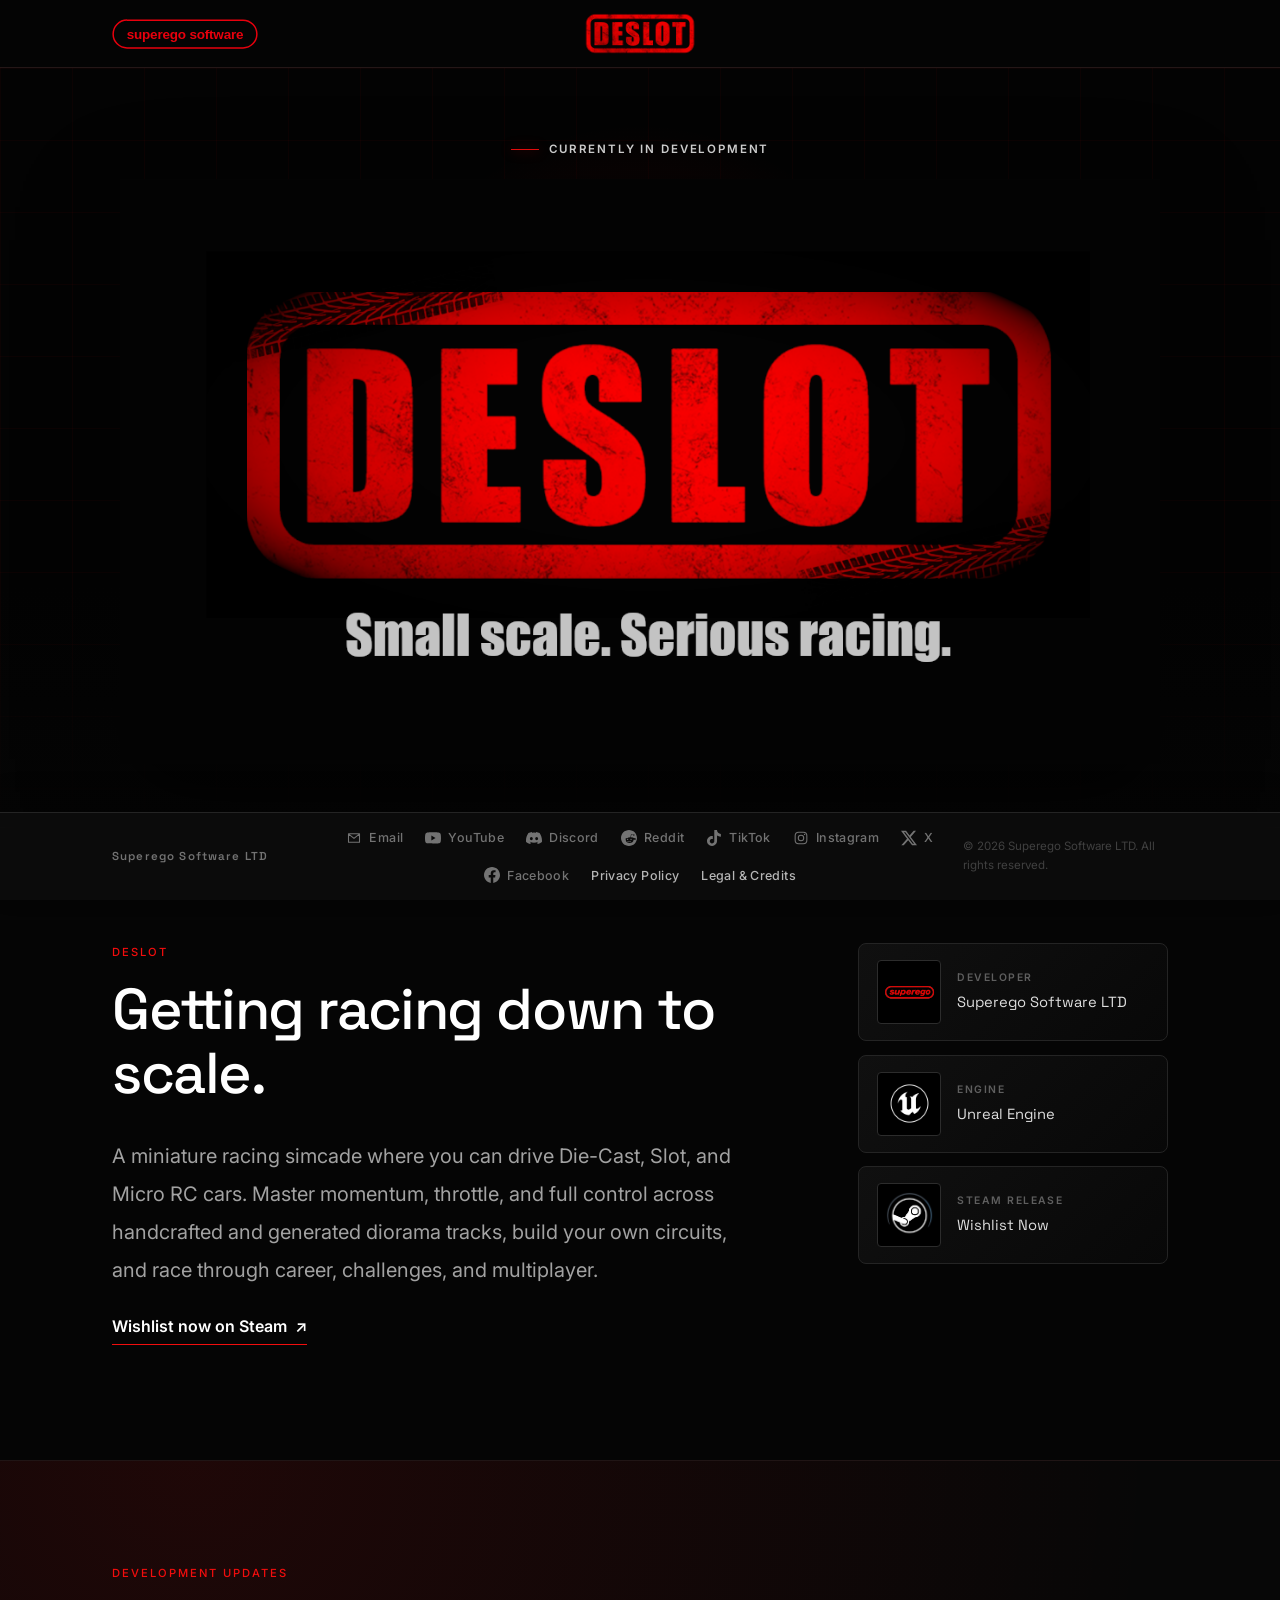
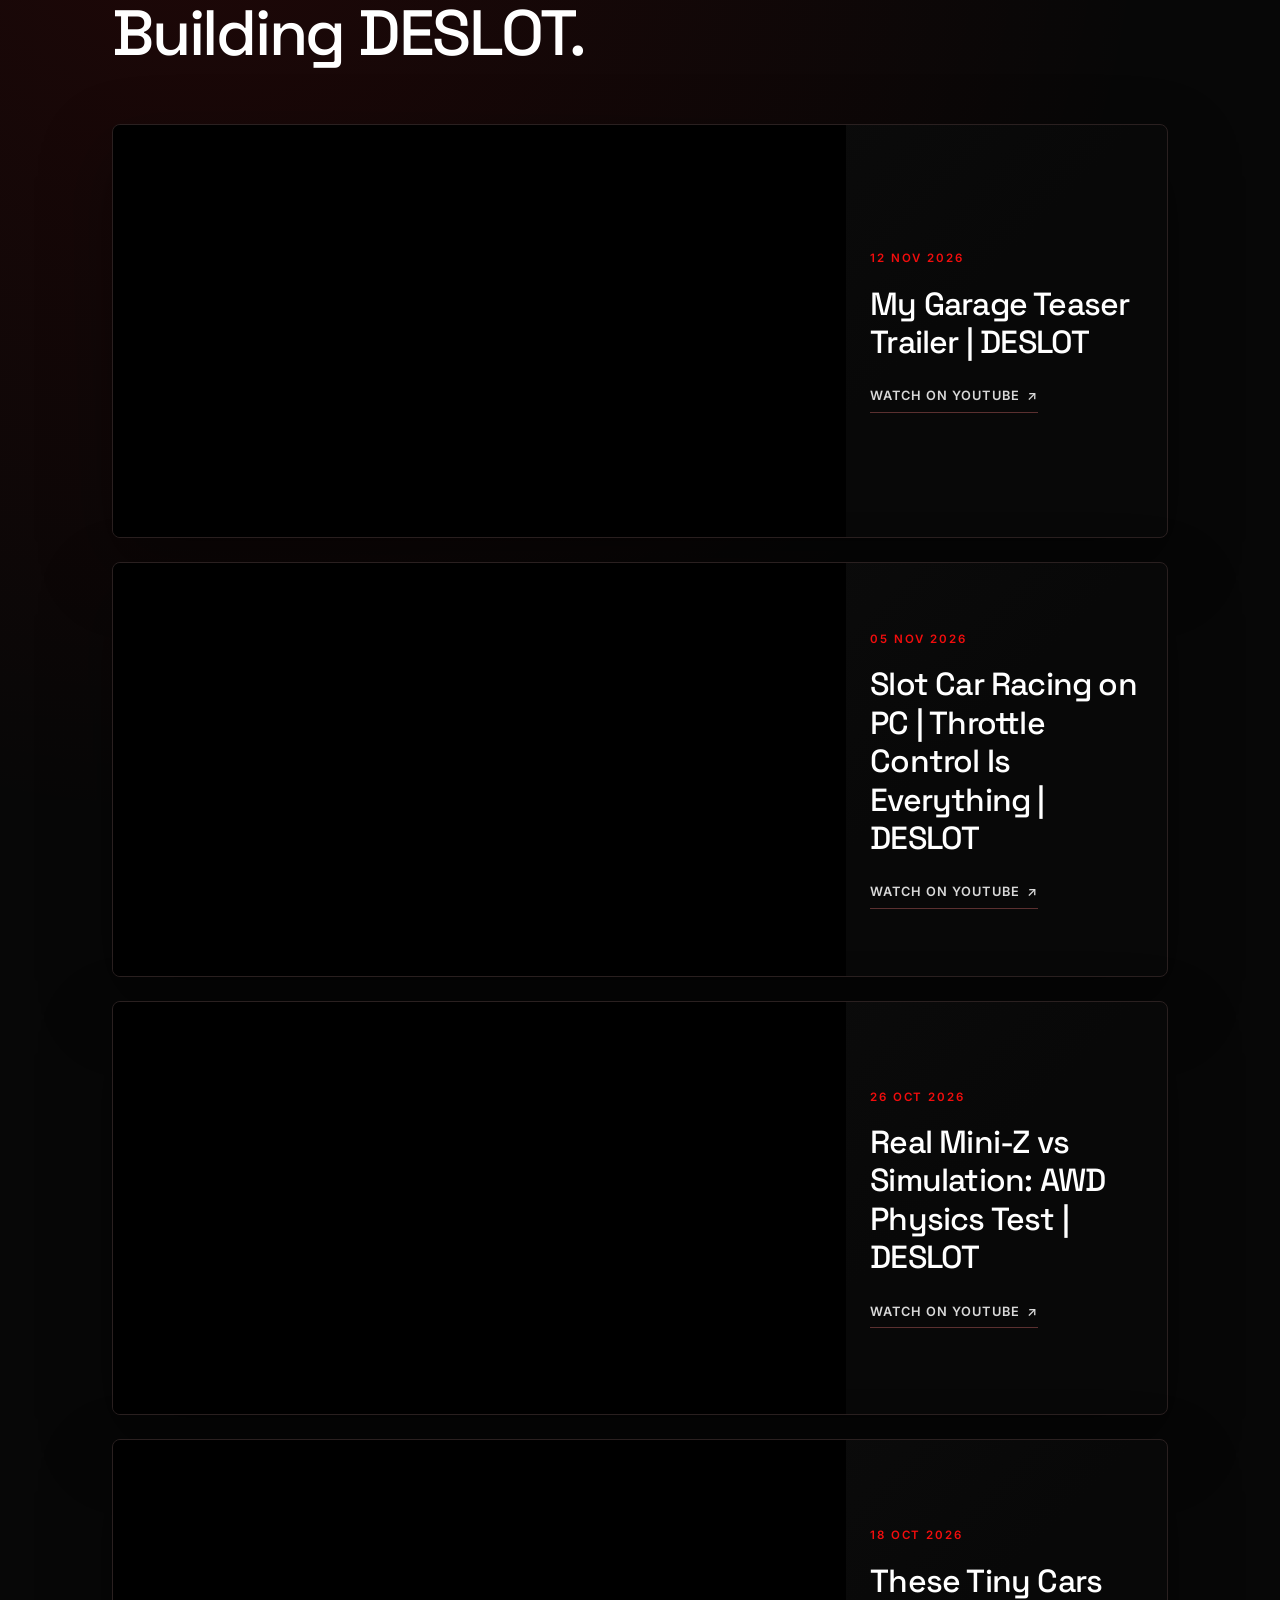
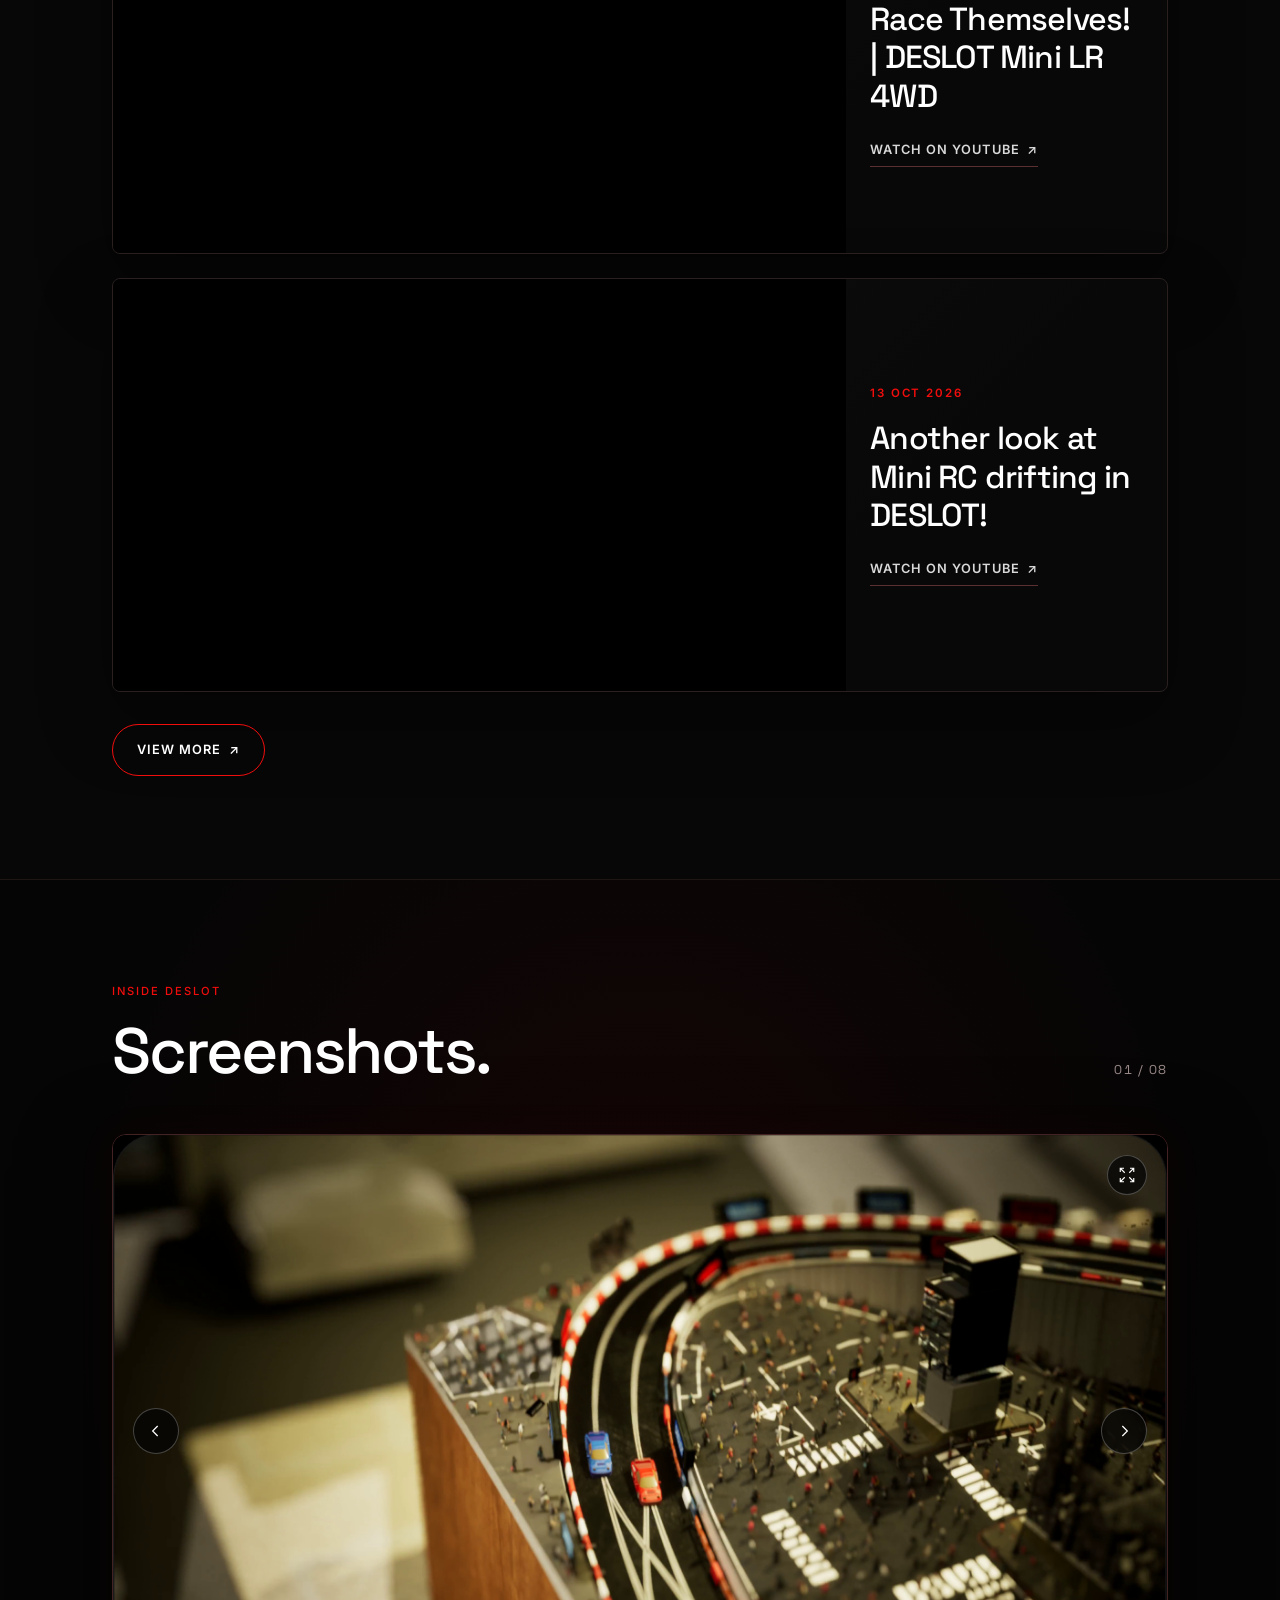
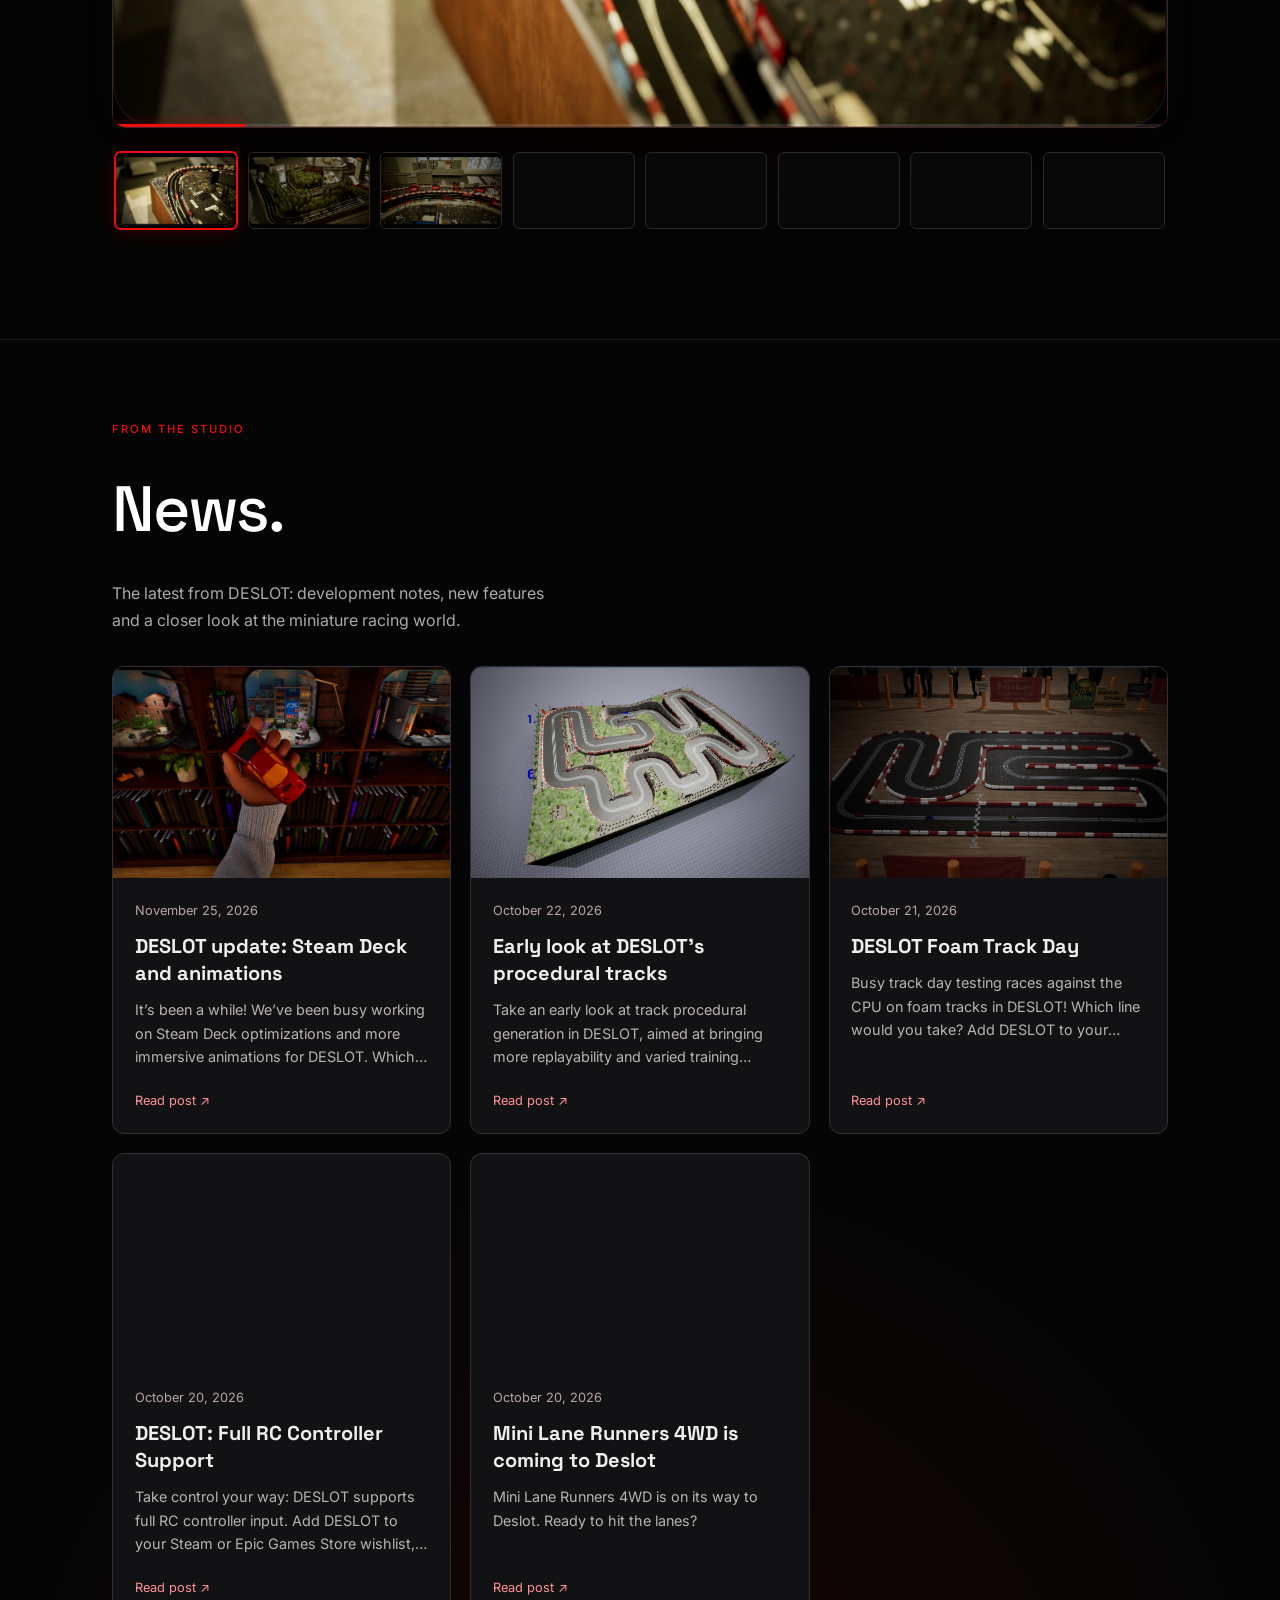
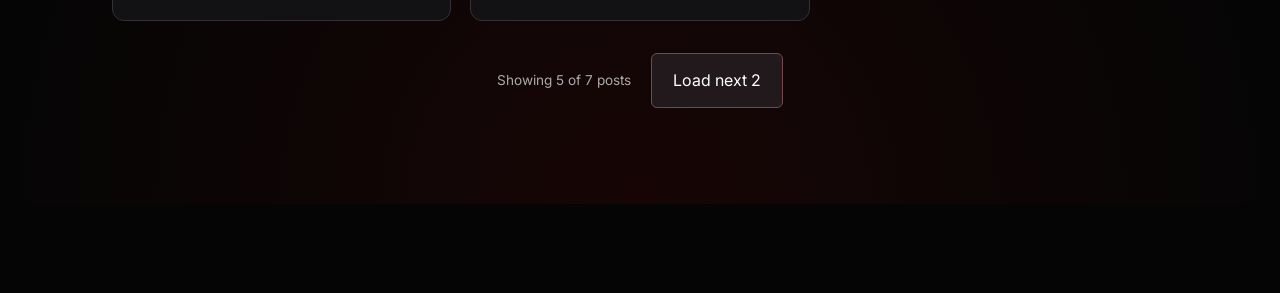
<file: deslot/index.html>
<!DOCTYPE html>
<html lang="en">
<head>
  <meta charset="UTF-8" />
  <meta name="viewport" content="width=device-width, initial-scale=1.0" />
  <title>DESLOT | Superego Software LTD</title>
  <meta name="description" content="DESLOT is a miniature racing simcade for Die-Cast, Slot, and Micro RC cars. Wishlist now on Steam." />
  <meta name="robots" content="index, follow" />
  <meta name="theme-color" content="#050505" />
  <link rel="canonical" href="https://www.superegosoft.com/deslot/" />
  <link rel="icon" href="../images/superego-logo.svg" type="image/svg+xml" />

  <meta property="og:type" content="website" />
  <meta property="og:locale" content="en_GB" />
  <meta property="og:site_name" content="Superego Software LTD" />
  <meta property="og:title" content="DESLOT | Small scale. Serious racing." />
  <meta property="og:description" content="A miniature racing simcade for Die-Cast, Slot, and Micro RC cars. Wishlist now on Steam." />
  <meta property="og:url" content="https://www.superegosoft.com/deslot/" />
  <meta name="twitter:card" content="summary" />
  <meta name="twitter:title" content="DESLOT | Small scale. Serious racing." />
  <meta name="twitter:description" content="A miniature racing simcade for Die-Cast, Slot, and Micro RC cars. Wishlist now on Steam." />

  <link rel="preconnect" href="https://fonts.googleapis.com" />
  <link rel="preconnect" href="https://fonts.gstatic.com" crossorigin />
  <link href="https://fonts.googleapis.com/css2?family=Inter:wght@300;400;500;600&family=Space+Grotesk:wght@400;500;600&display=swap" rel="stylesheet" />
  <link rel="stylesheet" href="../css/style.css?v=20261027-logo-navigation" />
  <link rel="stylesheet" href="screenshots.css?v=20261002-gallery-no-numbers" />
  <link rel="stylesheet" href="/deslot/privacy-policy.css?v=20261027-logo-navigation" />
  <link rel="stylesheet" href="news.css?v=20261020-news-heading" />
</head>
<body class="project-page">

  <header id="site-header">
    <nav class="nav-container" aria-label="Project navigation">
      <a href="../" class="nav-logo" aria-label="Superego Software homepage">
        <img src="../images/superego-logo.svg" alt="Superego Software LTD" class="nav-logo-img" />
      </a>
      <a href="/deslot/" class="project-brand" aria-label="DESLOT homepage">
        <img src="../images/projects/deslot/logo.png" alt="" width="1023" height="424" />
      </a>
    </nav>
  </header>

  <main class="project-detail-main">
    <section class="project-detail-hero" aria-labelledby="project-title">
      <div class="project-detail-hero-inner">
        <div class="project-detail-kicker">Currently in development</div>
        <h1 id="project-title" class="sr-only">DESLOT</h1>
        <img
          class="project-title-art"
          src="../images/projects/deslot/title-square.png?v=20260925-wishlist"
          alt="DESLOT — Small scale. Serious racing."
          width="1204"
          height="1024"
        />
      </div>
    </section>

    <section class="project-overview" aria-labelledby="project-overview-title">
      <div class="section-inner project-overview-grid">
        <div class="project-overview-copy">
          <div class="section-label">DESLOT</div>
          <h2 id="project-overview-title">Getting racing down to scale.</h2>
          <p class="project-description">
            A miniature racing simcade where you can drive Die-Cast, Slot, and Micro RC cars.
            Master momentum, throttle, and full control across handcrafted and generated diorama
            tracks, build your own circuits, and race through career, challenges, and multiplayer.
          </p>
          <p class="project-wishlist">
            <a class="project-wishlist-link" href="https://store.steampowered.com/app/1020280/Deslot/" target="_blank" rel="noopener noreferrer">Wishlist now on Steam <span aria-hidden="true">↗</span></a>
          </p>
        </div>

        <ul class="project-facts">
          <li class="project-fact">
            <div class="project-fact-icon project-fact-icon--developer">
              <img src="../images/projects/deslot/developer-clean.png" alt="" />
            </div>
            <div>
              <span class="project-fact-label">Developer</span>
              <span class="project-fact-value">Superego Software LTD</span>
            </div>
          </li>
          <li class="project-fact">
            <div class="project-fact-icon">
              <img src="../images/projects/deslot/unreal-engine.png" alt="" />
            </div>
            <div>
              <span class="project-fact-label">Engine</span>
              <span class="project-fact-value">Unreal Engine</span>
            </div>
          </li>
          <li>
            <a class="project-fact project-fact--steam" href="https://store.steampowered.com/app/1020280/Deslot/" target="_blank" rel="noopener noreferrer" aria-label="Wishlist DESLOT on Steam (opens in a new tab)">
              <span class="project-fact-icon">
                <img src="../images/projects/deslot/steam.png" alt="" />
              </span>
              <span>
                <span class="project-fact-label">Steam release</span>
                <span class="project-fact-value">Wishlist Now</span>
              </span>
            </a>
          </li>
        </ul>
      </div>
    </section>

    <section class="project-updates" aria-labelledby="project-updates-title">
      <div class="section-inner">
        <div class="section-label">Development updates</div>
        <h2 id="project-updates-title">Building DESLOT.</h2>

        <div class="dev-updates-list">
          <!-- AUTO_VIDEOS_START -->
          <article class="dev-update-card">
            <div class="dev-update-video">
              <iframe
                src="https://www.youtube-nocookie.com/embed/QpKn69hbyB0?rel=0"
                title="My Garage Teaser Trailer | DESLOT"
                loading="lazy"
                allow="accelerometer; autoplay; clipboard-write; encrypted-media; gyroscope; picture-in-picture; web-share"
                referrerpolicy="strict-origin-when-cross-origin"
                allowfullscreen
              ></iframe>
            </div>
            <div class="dev-update-copy">
              <span class="dev-update-number">12 Nov 2026</span>
              <h3>My Garage Teaser Trailer | DESLOT</h3>
              <a
                class="dev-update-link"
                href="https://www.youtube.com/watch?v=QpKn69hbyB0"
                target="_blank"
                rel="noopener noreferrer"
              >Watch on YouTube <span aria-hidden="true">↗</span></a>
            </div>
          </article>

          <article class="dev-update-card">
            <div class="dev-update-video">
              <iframe
                src="https://www.youtube-nocookie.com/embed/SCVJSHlw9oQ?rel=0"
                title="Slot Car Racing on PC | Throttle Control Is Everything | DESLOT"
                loading="lazy"
                allow="accelerometer; autoplay; clipboard-write; encrypted-media; gyroscope; picture-in-picture; web-share"
                referrerpolicy="strict-origin-when-cross-origin"
                allowfullscreen
              ></iframe>
            </div>
            <div class="dev-update-copy">
              <span class="dev-update-number">05 Nov 2026</span>
              <h3>Slot Car Racing on PC | Throttle Control Is Everything | DESLOT</h3>
              <a
                class="dev-update-link"
                href="https://www.youtube.com/watch?v=SCVJSHlw9oQ"
                target="_blank"
                rel="noopener noreferrer"
              >Watch on YouTube <span aria-hidden="true">↗</span></a>
            </div>
          </article>

          <article class="dev-update-card">
            <div class="dev-update-video">
              <iframe
                src="https://www.youtube-nocookie.com/embed/1RmXnd6UzMY?rel=0"
                title="Real Mini-Z vs Simulation: AWD Physics Test | DESLOT"
                loading="lazy"
                allow="accelerometer; autoplay; clipboard-write; encrypted-media; gyroscope; picture-in-picture; web-share"
                referrerpolicy="strict-origin-when-cross-origin"
                allowfullscreen
              ></iframe>
            </div>
            <div class="dev-update-copy">
              <span class="dev-update-number">26 Oct 2026</span>
              <h3>Real Mini-Z vs Simulation: AWD Physics Test | DESLOT</h3>
              <a
                class="dev-update-link"
                href="https://www.youtube.com/watch?v=1RmXnd6UzMY"
                target="_blank"
                rel="noopener noreferrer"
              >Watch on YouTube <span aria-hidden="true">↗</span></a>
            </div>
          </article>

          <article class="dev-update-card">
            <div class="dev-update-video">
              <iframe
                src="https://www.youtube-nocookie.com/embed/7_IVXgCeVwc?rel=0"
                title="These Tiny Cars Race Themselves! | DESLOT Mini LR 4WD"
                loading="lazy"
                allow="accelerometer; autoplay; clipboard-write; encrypted-media; gyroscope; picture-in-picture; web-share"
                referrerpolicy="strict-origin-when-cross-origin"
                allowfullscreen
              ></iframe>
            </div>
            <div class="dev-update-copy">
              <span class="dev-update-number">18 Oct 2026</span>
              <h3>These Tiny Cars Race Themselves! | DESLOT Mini LR 4WD</h3>
              <a
                class="dev-update-link"
                href="https://www.youtube.com/watch?v=7_IVXgCeVwc"
                target="_blank"
                rel="noopener noreferrer"
              >Watch on YouTube <span aria-hidden="true">↗</span></a>
            </div>
          </article>

          <article class="dev-update-card">
            <div class="dev-update-video">
              <iframe
                src="https://www.youtube-nocookie.com/embed/WaWtZESv9rM?rel=0"
                title="Another look at Mini RC drifting in DESLOT!"
                loading="lazy"
                allow="accelerometer; autoplay; clipboard-write; encrypted-media; gyroscope; picture-in-picture; web-share"
                referrerpolicy="strict-origin-when-cross-origin"
                allowfullscreen
              ></iframe>
            </div>
            <div class="dev-update-copy">
              <span class="dev-update-number">13 Oct 2026</span>
              <h3>Another look at Mini RC drifting in DESLOT!</h3>
              <a
                class="dev-update-link"
                href="https://www.youtube.com/watch?v=WaWtZESv9rM"
                target="_blank"
                rel="noopener noreferrer"
              >Watch on YouTube <span aria-hidden="true">↗</span></a>
            </div>
          </article>
          <!-- AUTO_VIDEOS_END -->
        </div>
        <a
          class="dev-updates-more"
          href="https://www.youtube.com/channel/UCuJZ5qr2TZJsgjZNwoKCmZA/videos"
          target="_blank"
          rel="noopener noreferrer"
        >View more <span aria-hidden="true">↗</span></a>
      </div>
    </section>

    <section class="project-screenshots" id="screenshots" aria-labelledby="project-screenshots-title">
      <div class="section-inner">
        <div class="screenshot-heading">
          <div>
            <div class="section-label">Inside DESLOT</div>
            <h2 id="project-screenshots-title">Screenshots.</h2>
          </div>
          <span class="screenshot-count" data-screenshot-count aria-hidden="true">01 / 08</span>
        </div>

        <div data-screenshot-gallery role="region" aria-label="DESLOT screenshot gallery">
          <figure>
            <div class="screenshot-stage" id="screenshot-stage" tabindex="0" aria-label="Screenshot viewer. Use left and right arrow keys to browse.">
              <img class="screenshot-photo" id="screenshot-photo"
                src="../images/projects/deslot/screenshots/effect-control-mockup-1790674224450.png" alt="Blue and red slot cars racing around a crowded miniature city circuit."
                width="1396" height="892" loading="lazy" decoding="async" draggable="false" />
              <button class="screenshot-arrow screenshot-arrow--previous" type="button" data-screenshot-previous aria-label="Previous screenshot" aria-controls="screenshot-stage">
                <svg viewBox="0 0 24 24" fill="none" stroke="currentColor" stroke-width="1.5" aria-hidden="true"><path d="m14 6-6 6 6 6" /></svg>
              </button>
              <button class="screenshot-arrow screenshot-arrow--next" type="button" data-screenshot-next aria-label="Next screenshot" aria-controls="screenshot-stage">
                <svg viewBox="0 0 24 24" fill="none" stroke="currentColor" stroke-width="1.5" aria-hidden="true"><path d="m10 6 6 6-6 6" /></svg>
              </button>
              <a class="screenshot-full-size" href="../images/projects/deslot/screenshots/effect-control-mockup-1790674224450.png" target="_blank" rel="noopener noreferrer"
                aria-label="Open screenshot 1 at full size (opens in a new tab)">
                <svg viewBox="0 0 24 24" fill="none" stroke="currentColor" stroke-width="1.5" aria-hidden="true"><path d="M8 3H3v5m13-5h5v5M3 16v5h5m13-5v5h-5M3 3l6 6m12-6-6 6M3 21l6-6m12 6-6-6" /></svg>
              </a>
              <div class="screenshot-position" aria-hidden="true"><span class="screenshot-position-fill"></span></div>
            </div>
          </figure>

          <div class="screenshot-thumbnails" role="group" aria-label="Choose a screenshot">
              <button class="screenshot-thumbnail" type="button"
                data-screenshot data-src="../images/projects/deslot/screenshots/effect-control-mockup-1790674224450.png"
                data-alt="Blue and red slot cars racing around a crowded miniature city circuit." aria-label="Show screenshot 1"
                aria-pressed="true" aria-controls="screenshot-stage">
                <img class="screenshot-photo" src="../images/projects/deslot/screenshots/effect-control-mockup-1790674224450.png" alt="" width="1396" height="892" loading="lazy" decoding="async" draggable="false" />
              </button>
              <button class="screenshot-thumbnail" type="button"
                data-screenshot data-src="../images/projects/deslot/screenshots/effect-control-mockup-1790674248978.png"
                data-alt="A red slot car on a winding forest circuit with miniature city buildings." aria-label="Show screenshot 2"
                aria-pressed="false" aria-controls="screenshot-stage">
                <img class="screenshot-photo" src="../images/projects/deslot/screenshots/effect-control-mockup-1790674248978.png" alt="" width="1396" height="892" loading="lazy" decoding="async" draggable="false" />
              </button>
              <button class="screenshot-thumbnail" type="button"
                data-screenshot data-src="../images/projects/deslot/screenshots/effect-control-mockup-1790674266353.png"
                data-alt="A miniature city racetrack and spectators set in front of a living-room sofa." aria-label="Show screenshot 3"
                aria-pressed="false" aria-controls="screenshot-stage">
                <img class="screenshot-photo" src="../images/projects/deslot/screenshots/effect-control-mockup-1790674266353.png" alt="" width="1396" height="892" loading="lazy" decoding="async" draggable="false" />
              </button>
              <button class="screenshot-thumbnail" type="button"
                data-screenshot data-src="../images/projects/deslot/screenshots/effect-control-mockup-1790674308336.png"
                data-alt="A red slot car and its individual components laid out on a customization workbench." aria-label="Show screenshot 4"
                aria-pressed="false" aria-controls="screenshot-stage">
                <img class="screenshot-photo" src="../images/projects/deslot/screenshots/effect-control-mockup-1790674308336.png" alt="" width="1396" height="892" loading="lazy" decoding="async" draggable="false" />
              </button>
              <button class="screenshot-thumbnail" type="button"
                data-screenshot data-src="../images/projects/deslot/screenshots/effect-control-mockup-1790674355601.png"
                data-alt="A slot car rounding a tight hairpin surrounded by sunflowers." aria-label="Show screenshot 5"
                aria-pressed="false" aria-controls="screenshot-stage">
                <img class="screenshot-photo" src="../images/projects/deslot/screenshots/effect-control-mockup-1790674355601.png" alt="" width="1396" height="892" loading="lazy" decoding="async" draggable="false" />
              </button>
              <button class="screenshot-thumbnail" type="button"
                data-screenshot data-src="../images/projects/deslot/screenshots/effect-control-mockup-1790674372291.png"
                data-alt="Two miniature cars racing under streetlights with their headlights on." aria-label="Show screenshot 6"
                aria-pressed="false" aria-controls="screenshot-stage">
                <img class="screenshot-photo" src="../images/projects/deslot/screenshots/effect-control-mockup-1790674372291.png" alt="" width="1396" height="892" loading="lazy" decoding="async" draggable="false" />
              </button>
              <button class="screenshot-thumbnail" type="button"
                data-screenshot data-src="../images/projects/deslot/screenshots/effect-control-mockup-1790674386819.png"
                data-alt="Miniature cars racing through a steep blue banked track in an outdoor setting." aria-label="Show screenshot 7"
                aria-pressed="false" aria-controls="screenshot-stage">
                <img class="screenshot-photo" src="../images/projects/deslot/screenshots/effect-control-mockup-1790674386819.png" alt="" width="1396" height="892" loading="lazy" decoding="async" draggable="false" />
              </button>
              <button class="screenshot-thumbnail" type="button"
                data-screenshot data-src="../images/projects/deslot/screenshots/effect-control-mockup-1790674210539.png"
                data-alt="Green and pink slot cars racing through a forest chicane." aria-label="Show screenshot 8"
                aria-pressed="false" aria-controls="screenshot-stage">
                <img class="screenshot-photo" src="../images/projects/deslot/screenshots/effect-control-mockup-1790674210539.png" alt="" width="1396" height="892" loading="lazy" decoding="async" draggable="false" />
              </button>
          </div>
          <p class="sr-only" data-screenshot-status role="status" aria-live="polite" aria-atomic="true">Screenshot 1 of 8.</p>
        </div>
      </div>
    </section>

    <section class="project-news" id="news" aria-labelledby="project-news-title">
      <div class="section-inner">
        <div class="news-heading">
          <div><div class="section-label">From the studio</div><h2 id="project-news-title">News.</h2></div>
          <p>The latest from DESLOT: development notes, new features and a closer look at the miniature racing world.</p>
        </div>
        <div id="news-list" class="news-list"></div>
        <div class="news-pagination">
          <p id="news-status" role="status" aria-live="polite">Loading news…</p>
          <button id="news-more" class="news-button" type="button" hidden>Load next 5</button>
          <button id="news-retry" class="news-button" type="button" hidden>Try again</button>
        </div>
        <noscript><p>Enable JavaScript to browse DESLOT news.</p></noscript>
      </div>
    </section>
    <dialog id="news-dialog" class="news-dialog" aria-labelledby="news-dialog-title">
      <div class="news-dialog-header"><button id="news-close" class="news-button" type="button" autofocus>Close post ×</button></div>
      <div id="news-dialog-content"></div>
    </dialog>
  </main>

  <footer id="site-footer">
    <div class="footer-inner">
      <span class="footer-logo">Superego Software LTD</span>
      <nav class="footer-contact" aria-label="Contact and social media">
        <a href="mailto:contact@superegosoft.com" aria-label="Email contact@superegosoft.com">
          <svg class="footer-contact-icon" viewBox="0 0 24 24" aria-hidden="true" focusable="false">
            <path d="M3.75 5.75h16.5v12.5H3.75zM4.5 6.5l7.5 6 7.5-6" />
          </svg>
          <span>Email</span>
        </a>
        <a href="https://www.youtube.com/channel/UCuJZ5qr2TZJsgjZNwoKCmZA" target="_blank" rel="noopener noreferrer" aria-label="YouTube (opens in a new tab)">
          <svg class="footer-contact-icon footer-contact-icon--fill" viewBox="0 0 24 24" aria-hidden="true" focusable="false">
            <path d="M23.5 6.19a3 3 0 0 0-2.12-2.14C19.5 3.55 12 3.55 12 3.55s-7.5 0-9.38.5A3 3 0 0 0 .5 6.19C0 8.07 0 12 0 12s0 3.93.5 5.81a3 3 0 0 0 2.12 2.14c1.88.5 9.38.5 9.38.5s7.5 0 9.38-.5A3 3 0 0 0 23.5 17.81C24 15.93 24 12 24 12s0-3.93-.5-5.81ZM9.55 15.75v-7.5L15.82 12l-6.27 3.75Z" />
          </svg>
          <span>YouTube</span>
        </a>
        <a href="https://discord.gg/4vFZAHQY7" target="_blank" rel="noopener noreferrer" aria-label="Discord (opens in a new tab)">
          <svg class="footer-contact-icon footer-contact-icon--fill" viewBox="0 0 24 24" aria-hidden="true" focusable="false">
            <path d="M20.32 4.37a19.8 19.8 0 0 0-4.89-1.52.08.08 0 0 0-.08.04c-.21.38-.44.86-.61 1.25a18.3 18.3 0 0 0-5.48 0c-.17-.39-.41-.87-.62-1.25a.08.08 0 0 0-.08-.04 19.7 19.7 0 0 0-4.88 1.52.07.07 0 0 0-.04.03C.53 9.05-.32 13.58.1 18.06a.08.08 0 0 0 .03.05 24.2 24.2 0 0 0 6 3.03.08.08 0 0 0 .08-.03c.46-.63.87-1.3 1.22-1.99a.08.08 0 0 0-.04-.11 15.8 15.8 0 0 1-1.87-.89.08.08 0 0 1-.01-.13l.37-.29a.08.08 0 0 1 .08-.01c3.93 1.79 8.18 1.79 12.06 0a.08.08 0 0 1 .08.01l.37.29a.08.08 0 0 1 0 .13c-.6.34-1.22.64-1.87.89a.08.08 0 0 0-.04.11c.36.7.77 1.36 1.23 1.99a.08.08 0 0 0 .08.03 24.1 24.1 0 0 0 6-3.03.08.08 0 0 0 .03-.05c.5-5.18-.84-9.67-3.55-13.66a.06.06 0 0 0-.03-.03ZM8.02 15.33c-1.18 0-2.16-1.09-2.16-2.42s.96-2.42 2.16-2.42c1.21 0 2.18 1.1 2.16 2.42 0 1.33-.96 2.42-2.16 2.42Zm7.97 0c-1.18 0-2.15-1.09-2.15-2.42s.95-2.42 2.15-2.42c1.21 0 2.18 1.1 2.16 2.42 0 1.33-.95 2.42-2.16 2.42Z" />
          </svg>
          <span>Discord</span>
        </a>
        <a href="https://www.reddit.com/r/deslot/" target="_blank" rel="noopener noreferrer" aria-label="DESLOT Reddit community (opens in a new tab)">
          <svg class="footer-contact-icon footer-contact-icon--fill" viewBox="0 0 24 24" aria-hidden="true" focusable="false">
            <path d="M12 0C5.373 0 0 5.373 0 12s5.373 12 12 12 12-5.373 12-12S18.627 0 12 0Zm6.564 14.56c.105.287.162.6.162.927 0 2.218-2.584 4.015-5.772 4.015s-5.772-1.797-5.772-4.015c0-.327.057-.64.162-.927a1.342 1.342 0 1 1 1.58-2.169c1.342-.963 3.182-1.588 5.23-1.672l.886-4.162a.311.311 0 0 1 .371-.241l2.937.625a1.063 1.063 0 1 1-.13.611l-2.626-.559-.814 3.825c2.077.07 3.948.695 5.307 1.67a1.342 1.342 0 1 1 1.579 2.172Zm-8.623.532a1.07 1.07 0 1 0 0-2.14 1.07 1.07 0 0 0 0 2.14Zm5.123 0a1.07 1.07 0 1 0 0-2.14 1.07 1.07 0 0 0 0 2.14Zm-5.01 1.555a.32.32 0 0 0-.462.438c.816.87 2.1.969 2.616.969.516 0 1.8-.099 2.616-.969a.32.32 0 1 0-.462-.438c-.515.55-1.416.766-2.154.766s-1.639-.216-2.154-.766Z" />
          </svg>
          <span>Reddit</span>
        </a>
        <a href="https://www.tiktok.com/@superegodev" target="_blank" rel="noopener noreferrer" aria-label="TikTok (opens in a new tab)">
          <svg class="footer-contact-icon footer-contact-icon--fill" viewBox="0 0 24 24" aria-hidden="true" focusable="false">
            <path d="M12.53.02c1.31-.02 2.61-.01 3.91-.02.08 1.53.63 3.09 1.75 4.17 1.11 1.11 2.61 1.62 4.13 1.79v4.03c-1.42-.05-2.85-.35-4.14-.97-.56-.26-1.08-.59-1.59-.93-.01 2.92.01 5.84-.02 8.75-.08 1.4-.54 2.79-1.35 3.94-1.31 1.92-3.58 3.17-5.91 3.21-1.43.08-2.87-.31-4.1-1.03-2.04-1.19-3.48-3.37-3.69-5.72-.02-.5-.03-1-.01-1.49.18-1.9 1.12-3.72 2.58-4.96 1.66-1.44 3.98-2.13 6.15-1.72.02 1.48-.04 2.96-.04 4.44-.99-.32-2.15-.23-3.02.37-.63.41-1.11 1.04-1.36 1.75-.21.51-.15 1.07-.14 1.61.24 1.64 1.82 3.02 3.5 2.87 1.12-.01 2.19-.66 2.77-1.61.19-.33.4-.67.41-1.06.1-1.79.06-3.57.07-5.36.01-4.03-.01-8.05.03-12.07Z" />
          </svg>
          <span>TikTok</span>
        </a>
        <a href="https://www.instagram.com/superegodev/" target="_blank" rel="noopener noreferrer" aria-label="Instagram (opens in a new tab)">
          <svg class="footer-contact-icon" viewBox="0 0 24 24" aria-hidden="true" focusable="false">
            <rect x="3.25" y="3.25" width="17.5" height="17.5" rx="5.25" />
            <circle cx="12" cy="12" r="4.1" />
            <circle cx="17.4" cy="6.6" r="1" fill="currentColor" stroke="none" />
          </svg>
          <span>Instagram</span>
        </a>
        <a href="https://x.com/superegodev" target="_blank" rel="noopener noreferrer" aria-label="X @superegodev (opens in a new tab)" title="X: @superegodev">
          <svg class="footer-contact-icon footer-contact-icon--fill" viewBox="0 0 24 24" aria-hidden="true" focusable="false">
            <path d="M18.901 1.153h3.68l-8.04 9.19L24 22.846h-7.406l-5.8-7.584-6.64 7.584H.47l8.6-9.835L0 1.154h7.594l5.243 6.932Zm-1.29 19.491h2.039L6.486 3.24H4.298Z" />
          </svg>
          <span>X</span>
        </a>
        <a href="https://www.facebook.com/profile.php?id=61595683076798" target="_blank" rel="noopener noreferrer" aria-label="DESLOT on Facebook (opens in a new tab)">
          <svg class="footer-contact-icon footer-contact-icon--fill" viewBox="0 0 24 24" aria-hidden="true" focusable="false">
            <path d="M24 12.073C24 5.405 18.627 0 12 0S0 5.405 0 12.073C0 18.1 4.388 23.094 10.125 24v-8.437H7.078v-3.49h3.047V9.413c0-3.025 1.792-4.697 4.533-4.697 1.312 0 2.686.235 2.686.235v2.97H15.83c-1.491 0-1.956.931-1.956 1.886v2.266h3.328l-.532 3.49h-2.796V24C19.612 23.094 24 18.1 24 12.073Z" />
          </svg>
          <span>Facebook</span>
        </a>
        <a class="deslot-privacy-link" href="/deslot/privacy-policy">Privacy Policy</a>
        <a class="deslot-privacy-link" href="/deslot/legal">Legal &amp; Credits</a>
      </nav>
      <p class="footer-copy">&copy; <span id="year"></span> Superego Software LTD. All rights reserved.</p>
    </div>
  </footer>

  <script src="../js/main.js?v=20261027-x-footer"></script>
  <script src="screenshots.js?v=20260929-gallery-no-captions"></script>
  <script src="news.js?v=20261001-news" defer></script>
</body>
</html>
</file>
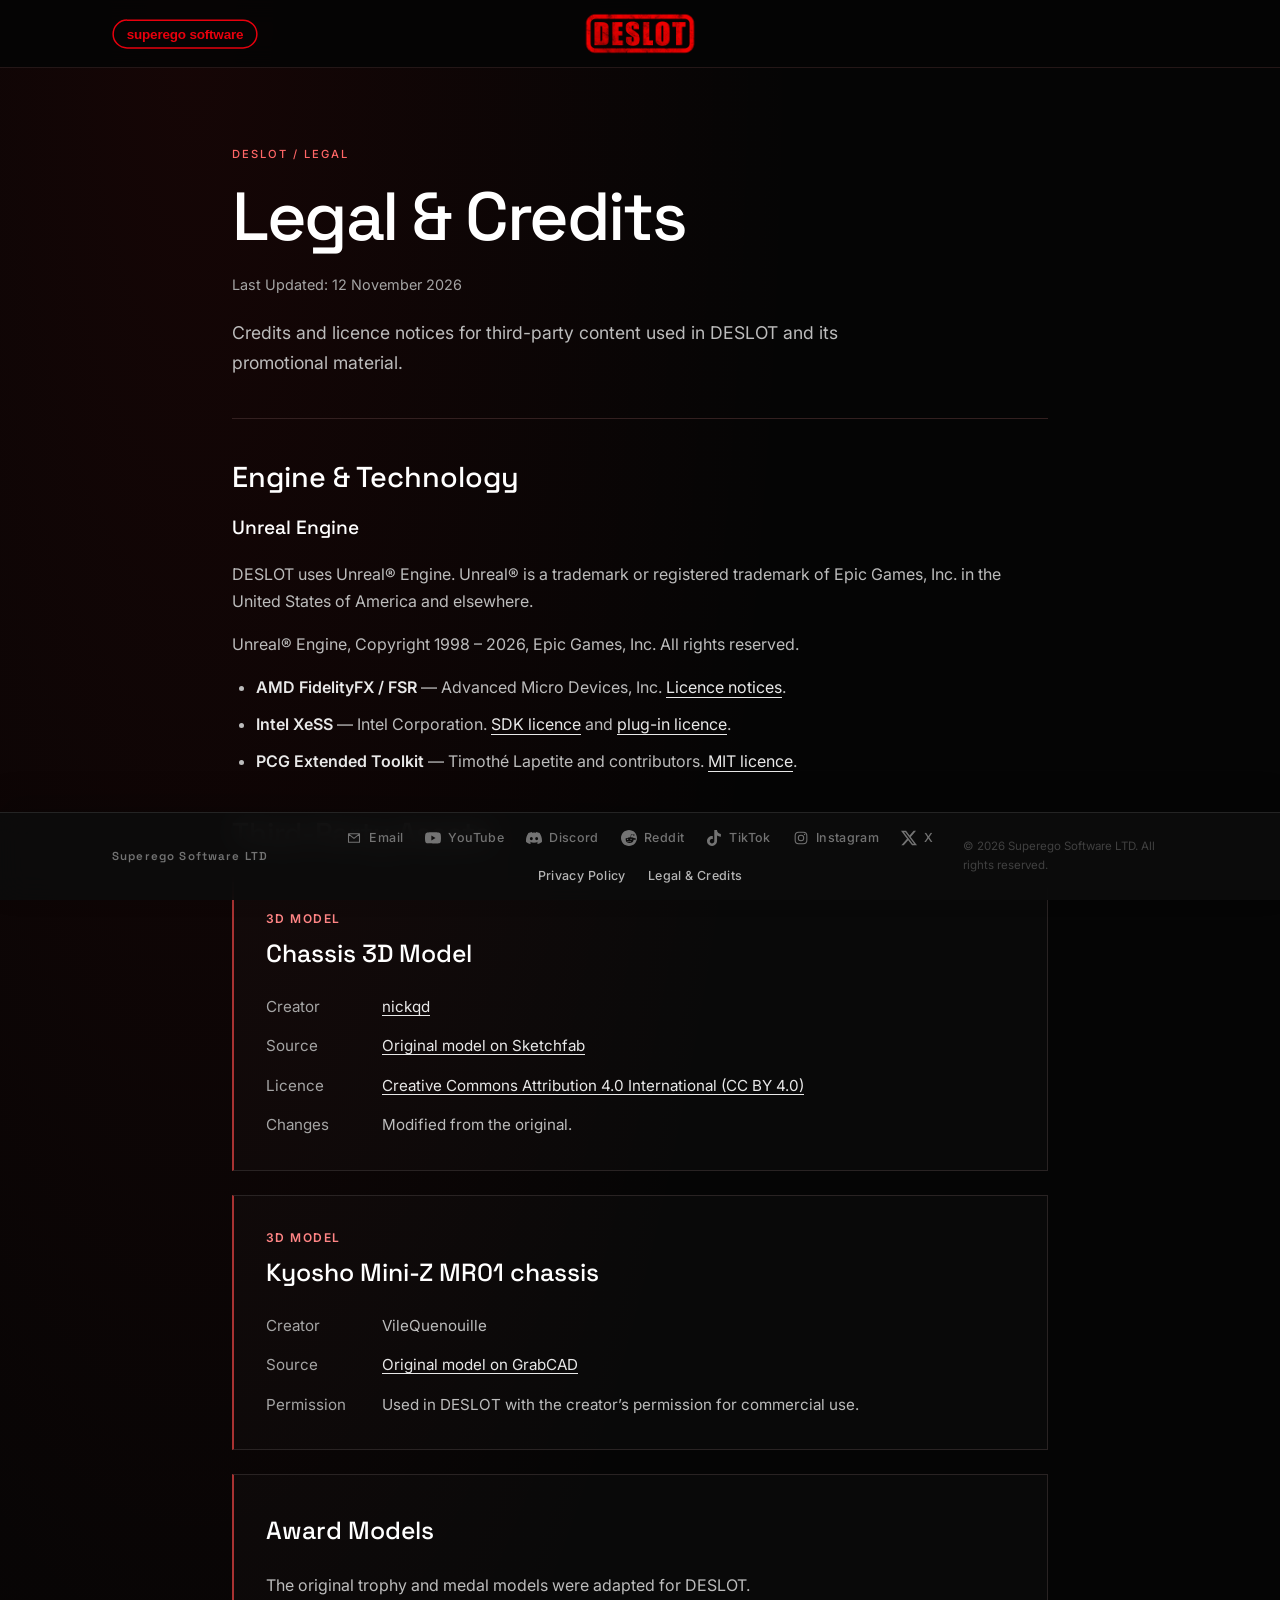
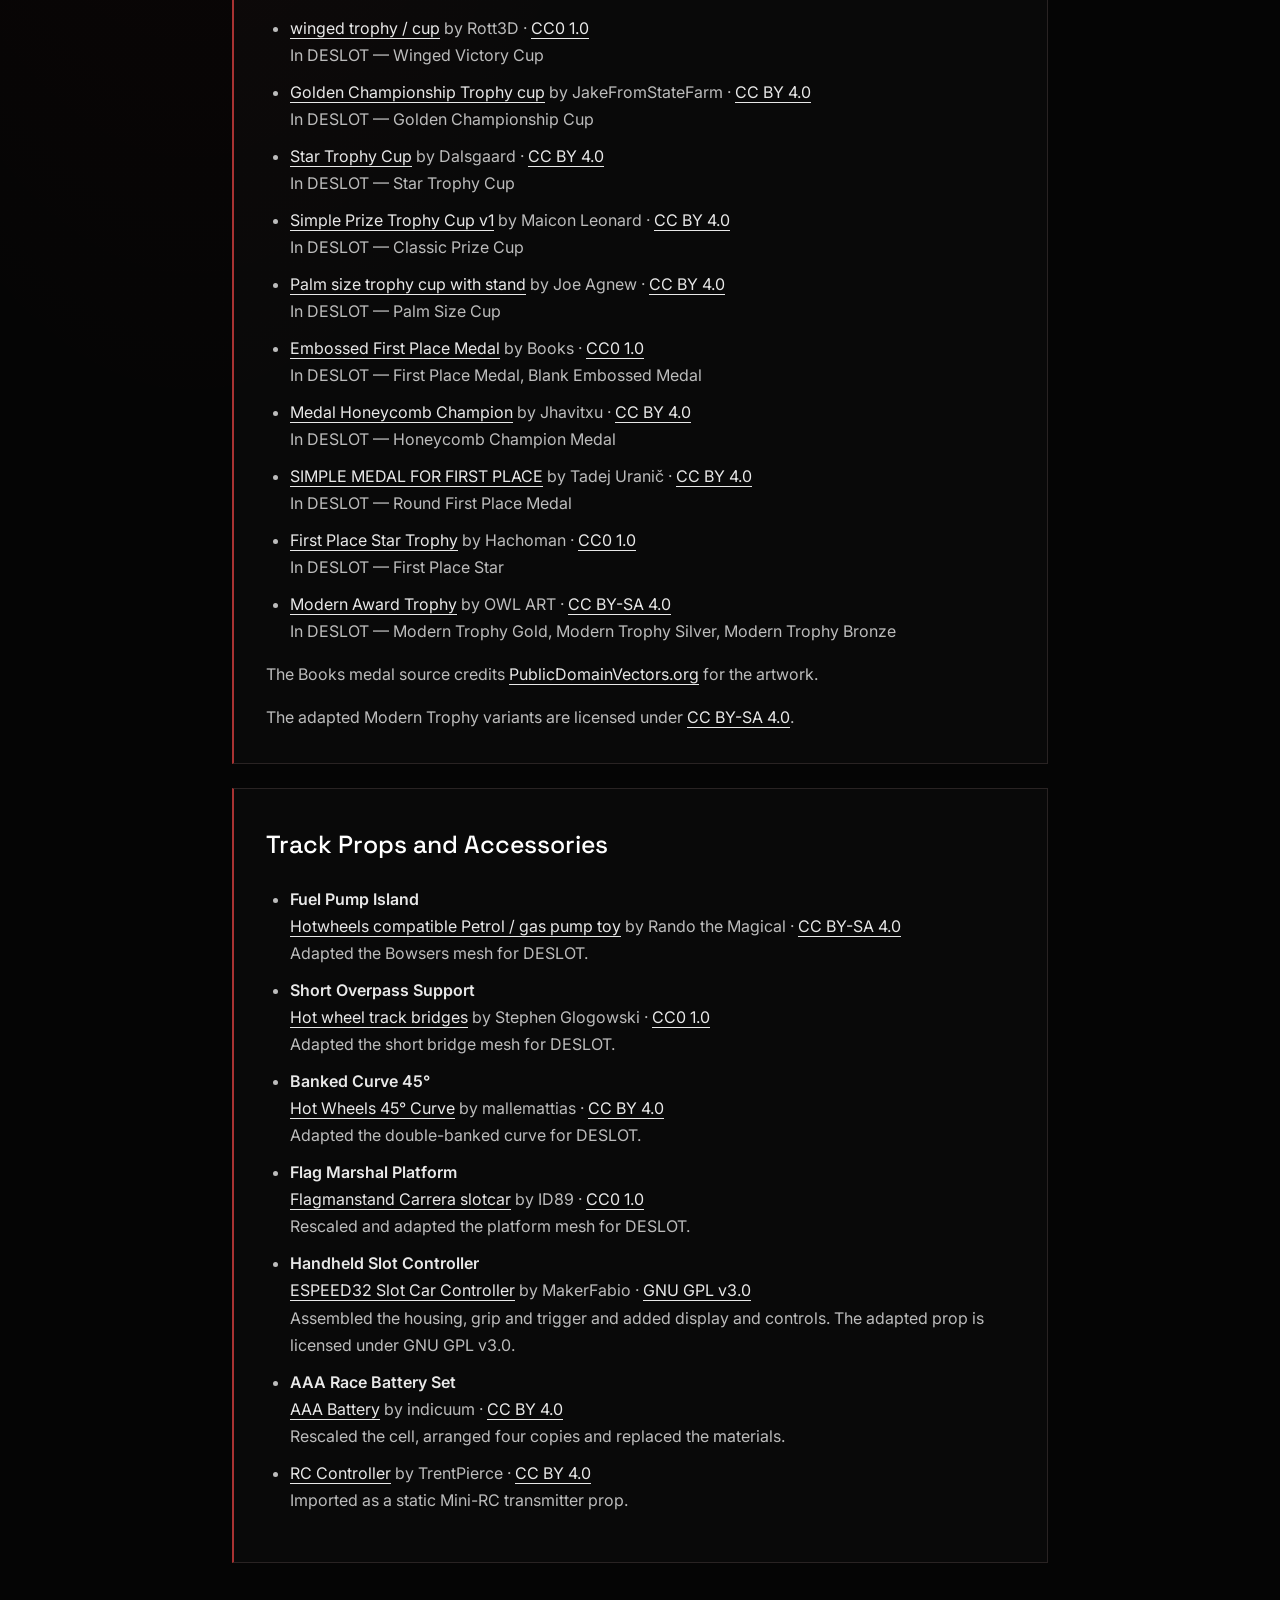
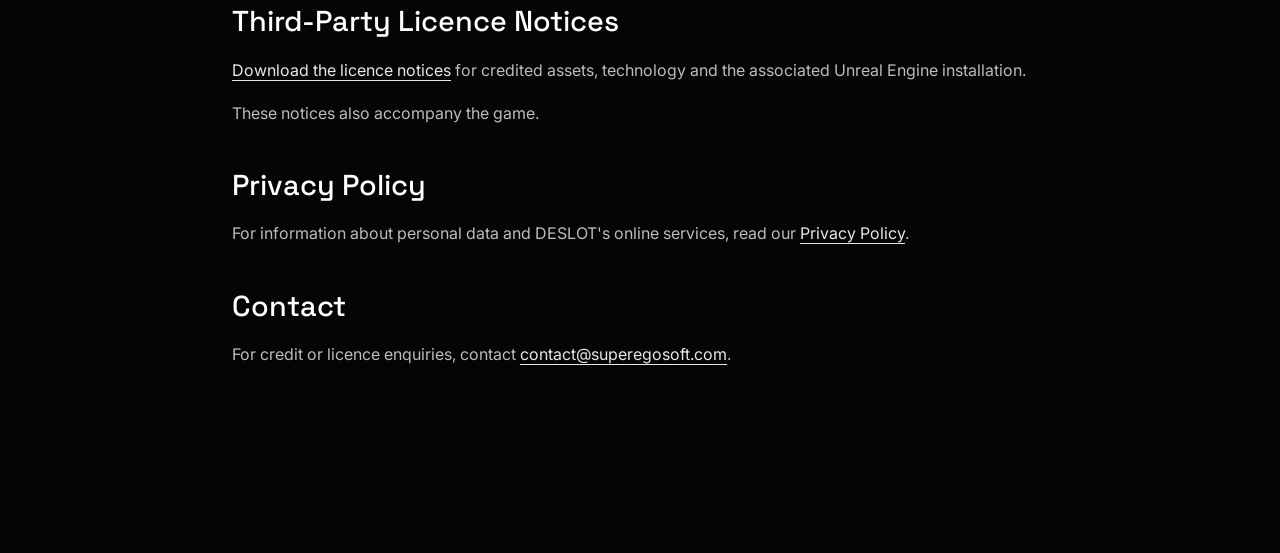
<file: deslot/legal.html>
<!DOCTYPE html>
<html lang="en-GB">
<head>
  <meta charset="UTF-8" />
  <meta name="viewport" content="width=device-width, initial-scale=1.0" />
  <title>DESLOT Legal &amp; Credits | SuperEgo Software</title>
  <meta name="description" content="Third-party asset credits and licence notices for DESLOT and its promotional material, by SuperEgo Software Ltd." />
  <meta name="robots" content="index, follow" />
  <meta name="theme-color" content="#050505" />
  <link rel="canonical" href="https://www.superegosoft.com/deslot/legal" />
  <link rel="icon" href="/images/superego-logo.svg" type="image/svg+xml" />
  <meta property="og:type" content="website" />
  <meta property="og:locale" content="en_GB" />
  <meta property="og:site_name" content="SuperEgo Software" />
  <meta property="og:title" content="DESLOT Legal &amp; Credits | SuperEgo Software" />
  <meta property="og:description" content="Third-party asset credits and licence notices for DESLOT and its promotional material, by SuperEgo Software Ltd." />
  <meta property="og:url" content="https://www.superegosoft.com/deslot/legal" />
  <meta name="twitter:card" content="summary" />
  <meta name="twitter:title" content="DESLOT Legal &amp; Credits | SuperEgo Software" />
  <meta name="twitter:description" content="Third-party asset credits and licence notices for DESLOT and its promotional material, by SuperEgo Software Ltd." />
  <link rel="preconnect" href="https://fonts.googleapis.com" />
  <link rel="preconnect" href="https://fonts.gstatic.com" crossorigin />
  <link href="https://fonts.googleapis.com/css2?family=Inter:wght@300;400;500;600&family=Space+Grotesk:wght@400;500;600&display=swap" rel="stylesheet" />
  <link rel="stylesheet" href="/css/style.css?v=20261027-logo-navigation" />
  <link rel="stylesheet" href="/deslot/privacy-policy.css?v=20261027-logo-navigation" />
  <link rel="stylesheet" href="/deslot/legal.css?v=20261112-award-credits" />
</head>
<body class="project-page privacy-page legal-page">
  <a class="privacy-skip" href="#legal-credits">Skip to legal and credits</a>
  <header id="site-header">
    <nav class="nav-container" aria-label="Project navigation">
      <a href="/" class="nav-logo" aria-label="Superego Software homepage">
        <img src="/images/superego-logo.svg" alt="Superego Software LTD" class="nav-logo-img" />
      </a>
      <a href="/deslot/" class="project-brand" aria-label="DESLOT homepage">
        <img src="/images/projects/deslot/logo.png" alt="" width="1023" height="424" />
      </a>
    </nav>
  </header>

  <main id="legal-credits" class="project-detail-main privacy-main" tabindex="-1">
    <article class="privacy-document" aria-labelledby="legal-title">
      <header class="privacy-heading">
        <div class="section-label">DESLOT / Legal</div>
        <h1 id="legal-title">Legal &amp; Credits</h1>
        <p class="privacy-updated">Last Updated: <time datetime="2026-11-12">12 November 2026</time></p>
        <p class="privacy-intro">Credits and licence notices for third-party content used in DESLOT and its promotional material.</p>
      </header>

      <section id="engine-technology" class="legal-technology" aria-labelledby="engine-technology-title">
        <h2 id="engine-technology-title">Engine &amp; Technology</h2>
        <h3>Unreal Engine</h3>
        <p>DESLOT uses Unreal® Engine. Unreal® is a trademark or registered trademark of Epic Games, Inc. in the United States of America and elsewhere.</p>
        <p>Unreal® Engine, Copyright 1998 – 2026, Epic Games, Inc. All rights reserved.</p>
        <ul>
          <li><strong>AMD FidelityFX / FSR</strong> &mdash; Advanced Micro Devices, Inc. <a href="/deslot/notices/AMD-FidelityFX-LICENSE.txt">Licence notices</a>.</li>
          <li><strong>Intel XeSS</strong> &mdash; Intel Corporation. <a href="/deslot/notices/Intel-XeSS-SDK-LICENSE.txt">SDK licence</a> and <a href="/deslot/notices/Intel-XeSS-Plugin-LICENSE.txt">plug-in licence</a>.</li>
          <li><strong>PCG Extended Toolkit</strong> &mdash; Timoth&eacute; Lapetite and contributors. <a href="/deslot/notices/PCGExtendedToolkit-LICENSE.txt">MIT licence</a>.</li>
        </ul>
      </section>

      <section id="asset-credits" aria-labelledby="asset-credits-title">
        <h2 id="asset-credits-title">Third-Party Assets</h2>
        <article id="mini-4wd-super1-chassis" class="legal-asset" aria-labelledby="chassis-title">
          <p class="legal-asset-type">3D Model</p>
          <h3 id="chassis-title">Chassis 3D Model</h3>
          <dl class="legal-asset-details">
            <dt>Creator</dt>
            <dd><a href="https://sketchfab.com/nickqd">nickqd</a></dd>
            <dt>Source</dt>
            <dd><a href="https://sketchfab.com/3d-models/mini-4wd-super1-chassis-093d3f7e19a14037a4cd761ab6e75585">Original model on Sketchfab</a></dd>
            <dt>Licence</dt>
            <dd><a href="https://creativecommons.org/licenses/by/4.0/">Creative Commons Attribution 4.0 International (CC BY 4.0)</a></dd>
            <dt>Changes</dt>
            <dd>Modified from the original.</dd>
          </dl>
        </article>
        <article id="kyosho-mini-z-mr01-chassis" class="legal-asset" aria-labelledby="kyosho-mini-z-mr01-title">
          <p class="legal-asset-type">3D Model</p>
          <h3 id="kyosho-mini-z-mr01-title">Kyosho Mini-Z MR01 chassis</h3>
          <dl class="legal-asset-details">
            <dt>Creator</dt>
            <dd>VileQuenouille</dd>
            <dt>Source</dt>
            <dd><a href="https://grabcad.com/library/kyosho-mini-z-mr01-chassis-1">Original model on GrabCAD</a></dd>
            <dt>Permission</dt>
            <dd>Used in DESLOT with the creator’s permission for commercial use.</dd>
          </dl>
        </article>
        <article id="award-models" class="legal-asset" aria-labelledby="award-models-title">
          <h3 id="award-models-title">Award Models</h3>
          <p>The original trophy and medal models were adapted for DESLOT.</p>
          <ul>
            <li><a href="https://www.printables.com/model/851242-winged-trophy-cup">winged trophy / cup</a> by Rott3D · <a href="https://creativecommons.org/publicdomain/zero/1.0/">CC0 1.0</a><br>In DESLOT — Winged Victory Cup</li>
            <li><a href="https://www.printables.com/model/427075-golden-championship-trophy-cup">Golden Championship Trophy cup</a> by JakeFromStateFarm · <a href="https://creativecommons.org/licenses/by/4.0/">CC BY 4.0</a><br>In DESLOT — Golden Championship Cup</li>
            <li><a href="https://www.printables.com/model/647164-star-trophy-cup">Star Trophy Cup</a> by Dalsgaard · <a href="https://creativecommons.org/licenses/by/4.0/">CC BY 4.0</a><br>In DESLOT — Star Trophy Cup</li>
            <li><a href="https://www.printables.com/model/1032829-simple-prize-trophy-cup-v1">Simple Prize Trophy Cup v1</a> by Maicon Leonard · <a href="https://creativecommons.org/licenses/by/4.0/">CC BY 4.0</a><br>In DESLOT — Classic Prize Cup</li>
            <li><a href="https://www.printables.com/model/191212-palm-size-trophy-cup-with-stand">Palm size trophy cup with stand</a> by Joe Agnew · <a href="https://creativecommons.org/licenses/by/4.0/">CC BY 4.0</a><br>In DESLOT — Palm Size Cup</li>
            <li><a href="https://www.printables.com/model/432841-embossed-first-place-medal">Embossed First Place Medal</a> by Books · <a href="https://creativecommons.org/publicdomain/zero/1.0/">CC0 1.0</a><br>In DESLOT — First Place Medal, Blank Embossed Medal</li>
            <li><a href="https://www.printables.com/model/861939-medal-honeycomb-champion">Medal Honeycomb Champion</a> by Jhavitxu · <a href="https://creativecommons.org/licenses/by/4.0/">CC BY 4.0</a><br>In DESLOT — Honeycomb Champion Medal</li>
            <li><a href="https://www.printables.com/model/905394-simple-medal-for-first-place">SIMPLE MEDAL FOR FIRST PLACE</a> by Tadej Uranič · <a href="https://creativecommons.org/licenses/by/4.0/">CC BY 4.0</a><br>In DESLOT — Round First Place Medal</li>
            <li><a href="https://www.printables.com/model/306283-first-place-star-trophy">First Place Star Trophy</a> by Hachoman · <a href="https://creativecommons.org/publicdomain/zero/1.0/">CC0 1.0</a><br>In DESLOT — First Place Star</li>
            <li><a href="https://www.printables.com/model/425880-modern-award-trophy">Modern Award Trophy</a> by OWL ART · <a href="https://creativecommons.org/licenses/by-sa/4.0/">CC BY-SA 4.0</a><br>In DESLOT — Modern Trophy Gold, Modern Trophy Silver, Modern Trophy Bronze</li>
          </ul>
          <p>The Books medal source credits <a href="https://publicdomainvectors.org/en/free-clipart/Winners-logo/48809.html">PublicDomainVectors.org</a> for the artwork.</p>
          <p>The adapted Modern Trophy variants are licensed under <a href="https://creativecommons.org/licenses/by-sa/4.0/">CC BY-SA 4.0</a>.</p>
        </article>
        <article id="track-props-and-accessories" class="legal-asset" aria-labelledby="track-props-title">
          <h3 id="track-props-title">Track Props and Accessories</h3>
          <ul>
            <li><strong>Fuel Pump Island</strong><br><a href="https://www.printables.com/model/1494193-hotwheels-compatible-petrol-gas-pump-toy">Hotwheels compatible Petrol / gas pump toy</a> by Rando the Magical · <a href="https://creativecommons.org/licenses/by-sa/4.0/">CC BY-SA 4.0</a><br>Adapted the Bowsers mesh for DESLOT.</li>
            <li><strong>Short Overpass Support</strong><br><a href="https://www.printables.com/model/1632226-hot-wheel-track-bridges">Hot wheel track bridges</a> by Stephen Glogowski · <a href="https://creativecommons.org/publicdomain/zero/1.0/">CC0 1.0</a><br>Adapted the short bridge mesh for DESLOT.</li>
            <li><strong>Banked Curve 45&#176;</strong><br><a href="https://www.thingiverse.com/thing:4526820">Hot Wheels 45&#176; Curve</a> by mallemattias · <a href="https://creativecommons.org/licenses/by/4.0/">CC BY 4.0</a><br>Adapted the double-banked curve for DESLOT.</li>
            <li><strong>Flag Marshal Platform</strong><br><a href="https://www.printables.com/model/1611742-flagmanstand-carrera-slotcar">Flagmanstand Carrera slotcar</a> by ID89 · <a href="https://creativecommons.org/publicdomain/zero/1.0/">CC0 1.0</a><br>Rescaled and adapted the platform mesh for DESLOT.</li>
            <li><strong>Handheld Slot Controller</strong><br><a href="https://github.com/MakerFabio/ESPEED32/tree/47f794ac453c7fe7935e8a7cd68cded2865f7dbe/Mechanical">ESPEED32 Slot Car Controller</a> by MakerFabio · <a href="https://www.gnu.org/licenses/gpl-3.0.html">GNU GPL v3.0</a><br>Assembled the housing, grip and trigger and added display and controls. The adapted prop is licensed under GNU GPL v3.0.</li>
            <li><strong>AAA Race Battery Set</strong><br><a href="https://sketchfab.com/3d-models/aaa-battery-3a4463411d184701aec141ea471bd15a">AAA Battery</a> by indicuum · <a href="https://creativecommons.org/licenses/by/4.0/">CC BY 4.0</a><br>Rescaled the cell, arranged four copies and replaced the materials.</li>
            <li><a href="https://sketchfab.com/3d-models/rc-controller-de86cd4965704c0fa811723b36628569">RC Controller</a> by TrentPierce · <a href="https://creativecommons.org/licenses/by/4.0/">CC BY 4.0</a><br>Imported as a static Mini-RC transmitter prop.</li>
          </ul>
        </article>
      </section>

      <section id="licence-notices" aria-labelledby="licence-notices-title">
        <h2 id="licence-notices-title">Third-Party Licence Notices</h2>
        <p><a href="/deslot/notices/DESLOT-Licence-Notices.zip" download>Download the licence notices</a> for credited assets, technology and the associated Unreal Engine installation.</p>
        <p>These notices also accompany the game.</p>
      </section>

      <section id="privacy" aria-labelledby="legal-privacy-title">
        <h2 id="legal-privacy-title">Privacy Policy</h2>
        <p>For information about personal data and DESLOT's online services, read our <a href="/deslot/privacy-policy">Privacy Policy</a>.</p>
      </section>

      <section id="legal-contact" aria-labelledby="legal-contact-title">
        <h2 id="legal-contact-title">Contact</h2>
        <p>For credit or licence enquiries, contact <a href="mailto:contact@superegosoft.com">contact@superegosoft.com</a>.</p>
      </section>
    </article>
  </main>

  <footer id="site-footer">
    <div class="footer-inner">
      <span class="footer-logo">Superego Software LTD</span>
      <nav class="footer-contact" aria-label="Contact and social media">
        <a href="mailto:contact@superegosoft.com" aria-label="Email contact@superegosoft.com">
          <svg class="footer-contact-icon" viewBox="0 0 24 24" aria-hidden="true" focusable="false">
            <path d="M3.75 5.75h16.5v12.5H3.75zM4.5 6.5l7.5 6 7.5-6" />
          </svg>
          <span>Email</span>
        </a>
        <a href="https://www.youtube.com/channel/UCuJZ5qr2TZJsgjZNwoKCmZA" target="_blank" rel="noopener noreferrer" aria-label="YouTube (opens in a new tab)">
          <svg class="footer-contact-icon footer-contact-icon--fill" viewBox="0 0 24 24" aria-hidden="true" focusable="false">
            <path d="M23.5 6.19a3 3 0 0 0-2.12-2.14C19.5 3.55 12 3.55 12 3.55s-7.5 0-9.38.5A3 3 0 0 0 .5 6.19C0 8.07 0 12 0 12s0 3.93.5 5.81a3 3 0 0 0 2.12 2.14c1.88.5 9.38.5 9.38.5s7.5 0 9.38-.5A3 3 0 0 0 23.5 17.81C24 15.93 24 12 24 12s0-3.93-.5-5.81ZM9.55 15.75v-7.5L15.82 12l-6.27 3.75Z" />
          </svg>
          <span>YouTube</span>
        </a>
        <a href="https://discord.gg/4vFZAHQY7" target="_blank" rel="noopener noreferrer" aria-label="Discord (opens in a new tab)">
          <svg class="footer-contact-icon footer-contact-icon--fill" viewBox="0 0 24 24" aria-hidden="true" focusable="false">
            <path d="M20.32 4.37a19.8 19.8 0 0 0-4.89-1.52.08.08 0 0 0-.08.04c-.21.38-.44.86-.61 1.25a18.3 18.3 0 0 0-5.48 0c-.17-.39-.41-.87-.62-1.25a.08.08 0 0 0-.08-.04 19.7 19.7 0 0 0-4.88 1.52.07.07 0 0 0-.04.03C.53 9.05-.32 13.58.1 18.06a.08.08 0 0 0 .03.05 24.2 24.2 0 0 0 6 3.03.08.08 0 0 0 .08-.03c.46-.63.87-1.3 1.22-1.99a.08.08 0 0 0-.04-.11 15.8 15.8 0 0 1-1.87-.89.08.08 0 0 1-.01-.13l.37-.29a.08.08 0 0 1 .08-.01c3.93 1.79 8.18 1.79 12.06 0a.08.08 0 0 1 .08.01l.37.29a.08.08 0 0 1 0 .13c-.6.34-1.22.64-1.87.89a.08.08 0 0 0-.04.11c.36.7.77 1.36 1.23 1.99a.08.08 0 0 0 .08.03 24.1 24.1 0 0 0 6-3.03.08.08 0 0 0 .03-.05c.5-5.18-.84-9.67-3.55-13.66a.06.06 0 0 0-.03-.03ZM8.02 15.33c-1.18 0-2.16-1.09-2.16-2.42s.96-2.42 2.16-2.42c1.21 0 2.18 1.1 2.16 2.42 0 1.33-.96 2.42-2.16 2.42Zm7.97 0c-1.18 0-2.15-1.09-2.15-2.42s.95-2.42 2.15-2.42c1.21 0 2.18 1.1 2.16 2.42 0 1.33-.95 2.42-2.16 2.42Z" />
          </svg>
          <span>Discord</span>
        </a>
        <a href="https://www.reddit.com/r/deslot/" target="_blank" rel="noopener noreferrer" aria-label="DESLOT Reddit community (opens in a new tab)">
          <svg class="footer-contact-icon footer-contact-icon--fill" viewBox="0 0 24 24" aria-hidden="true" focusable="false">
            <path d="M12 0C5.373 0 0 5.373 0 12s5.373 12 12 12 12-5.373 12-12S18.627 0 12 0Zm6.564 14.56c.105.287.162.6.162.927 0 2.218-2.584 4.015-5.772 4.015s-5.772-1.797-5.772-4.015c0-.327.057-.64.162-.927a1.342 1.342 0 1 1 1.58-2.169c1.342-.963 3.182-1.588 5.23-1.672l.886-4.162a.311.311 0 0 1 .371-.241l2.937.625a1.063 1.063 0 1 1-.13.611l-2.626-.559-.814 3.825c2.077.07 3.948.695 5.307 1.67a1.342 1.342 0 1 1 1.579 2.172Zm-8.623.532a1.07 1.07 0 1 0 0-2.14 1.07 1.07 0 0 0 0 2.14Zm5.123 0a1.07 1.07 0 1 0 0-2.14 1.07 1.07 0 0 0 0 2.14Zm-5.01 1.555a.32.32 0 0 0-.462.438c.816.87 2.1.969 2.616.969.516 0 1.8-.099 2.616-.969a.32.32 0 1 0-.462-.438c-.515.55-1.416.766-2.154.766s-1.639-.216-2.154-.766Z" />
          </svg>
          <span>Reddit</span>
        </a>
        <a href="https://www.tiktok.com/@superegodev" target="_blank" rel="noopener noreferrer" aria-label="TikTok (opens in a new tab)">
          <svg class="footer-contact-icon footer-contact-icon--fill" viewBox="0 0 24 24" aria-hidden="true" focusable="false">
            <path d="M12.53.02c1.31-.02 2.61-.01 3.91-.02.08 1.53.63 3.09 1.75 4.17 1.11 1.11 2.61 1.62 4.13 1.79v4.03c-1.42-.05-2.85-.35-4.14-.97-.56-.26-1.08-.59-1.59-.93-.01 2.92.01 5.84-.02 8.75-.08 1.4-.54 2.79-1.35 3.94-1.31 1.92-3.58 3.17-5.91 3.21-1.43.08-2.87-.31-4.1-1.03-2.04-1.19-3.48-3.37-3.69-5.72-.02-.5-.03-1-.01-1.49.18-1.9 1.12-3.72 2.58-4.96 1.66-1.44 3.98-2.13 6.15-1.72.02 1.48-.04 2.96-.04 4.44-.99-.32-2.15-.23-3.02.37-.63.41-1.11 1.04-1.36 1.75-.21.51-.15 1.07-.14 1.61.24 1.64 1.82 3.02 3.5 2.87 1.12-.01 2.19-.66 2.77-1.61.19-.33.4-.67.41-1.06.1-1.79.06-3.57.07-5.36.01-4.03-.01-8.05.03-12.07Z" />
          </svg>
          <span>TikTok</span>
        </a>
        <a href="https://www.instagram.com/superegodev/" target="_blank" rel="noopener noreferrer" aria-label="Instagram (opens in a new tab)">
          <svg class="footer-contact-icon" viewBox="0 0 24 24" aria-hidden="true" focusable="false">
            <rect x="3.25" y="3.25" width="17.5" height="17.5" rx="5.25" />
            <circle cx="12" cy="12" r="4.1" />
            <circle cx="17.4" cy="6.6" r="1" fill="currentColor" stroke="none" />
          </svg>
          <span>Instagram</span>
        </a>
        <a href="https://x.com/superegodev" target="_blank" rel="noopener noreferrer" aria-label="X @superegodev (opens in a new tab)" title="X: @superegodev">
          <svg class="footer-contact-icon footer-contact-icon--fill" viewBox="0 0 24 24" aria-hidden="true" focusable="false">
            <path d="M18.901 1.153h3.68l-8.04 9.19L24 22.846h-7.406l-5.8-7.584-6.64 7.584H.47l8.6-9.835L0 1.154h7.594l5.243 6.932Zm-1.29 19.491h2.039L6.486 3.24H4.298Z" />
          </svg>
          <span>X</span>
        </a>
        <a class="deslot-privacy-link" href="/deslot/privacy-policy">Privacy Policy</a>
        <a class="deslot-privacy-link" aria-current="page" href="/deslot/legal">Legal &amp; Credits</a>
      </nav>
      <p class="footer-copy">&copy; <span id="year">2026</span> Superego Software LTD. All rights reserved.</p>
    </div>
  </footer>

  <script src="/js/main.js?v=20261027-x-footer"></script>
</body>
</html>
</file>
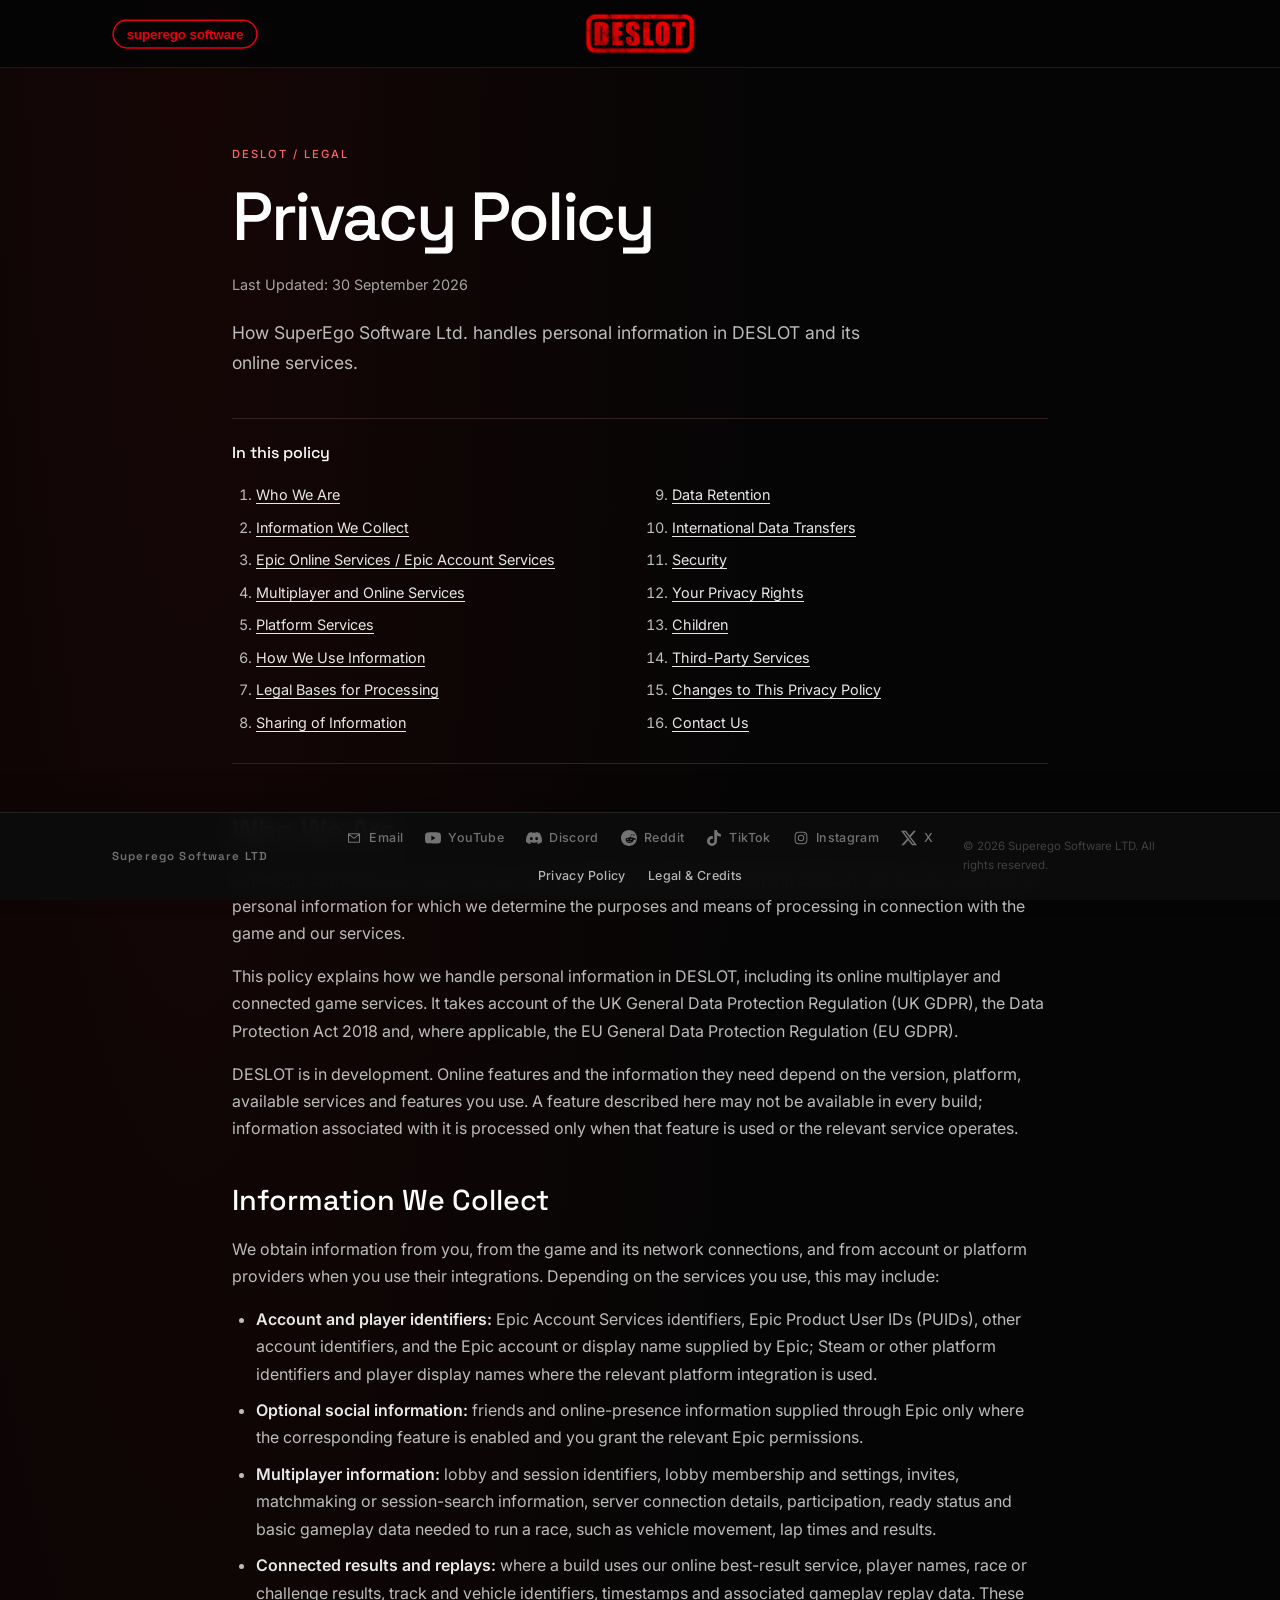
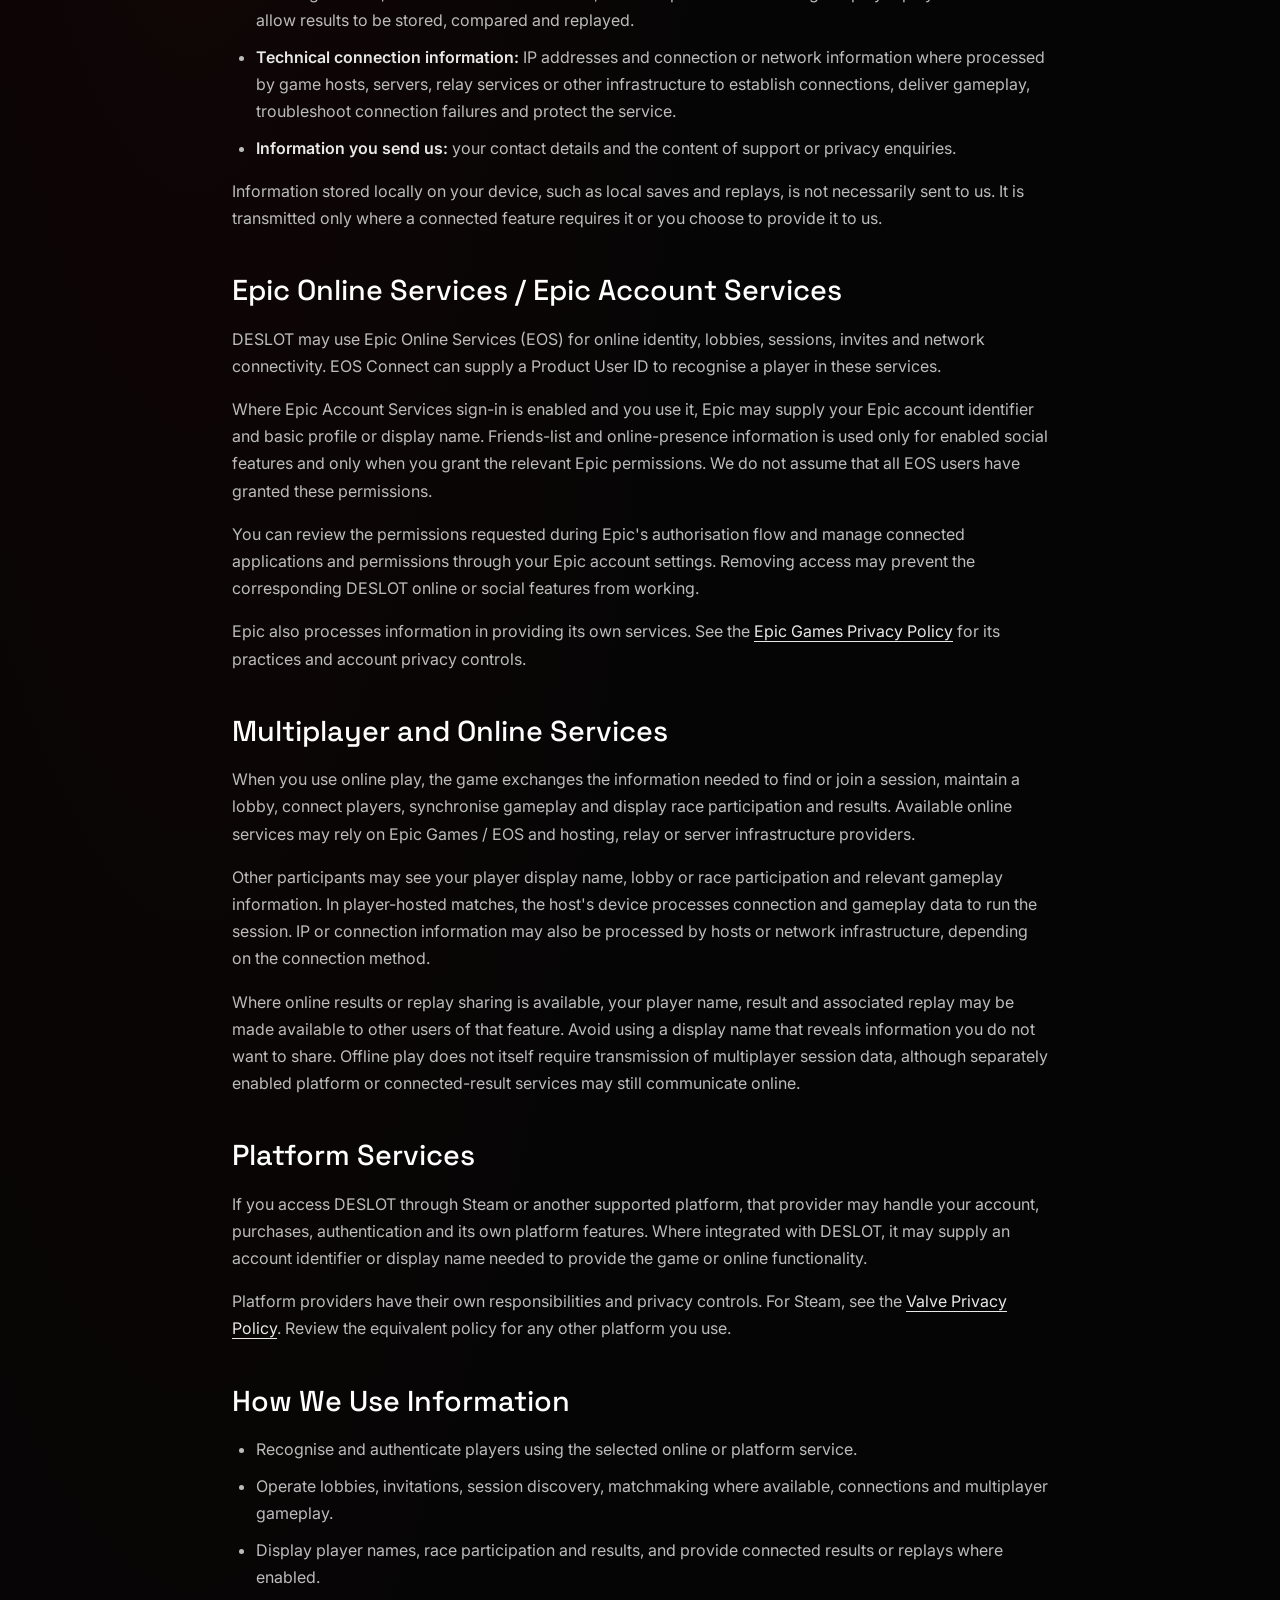
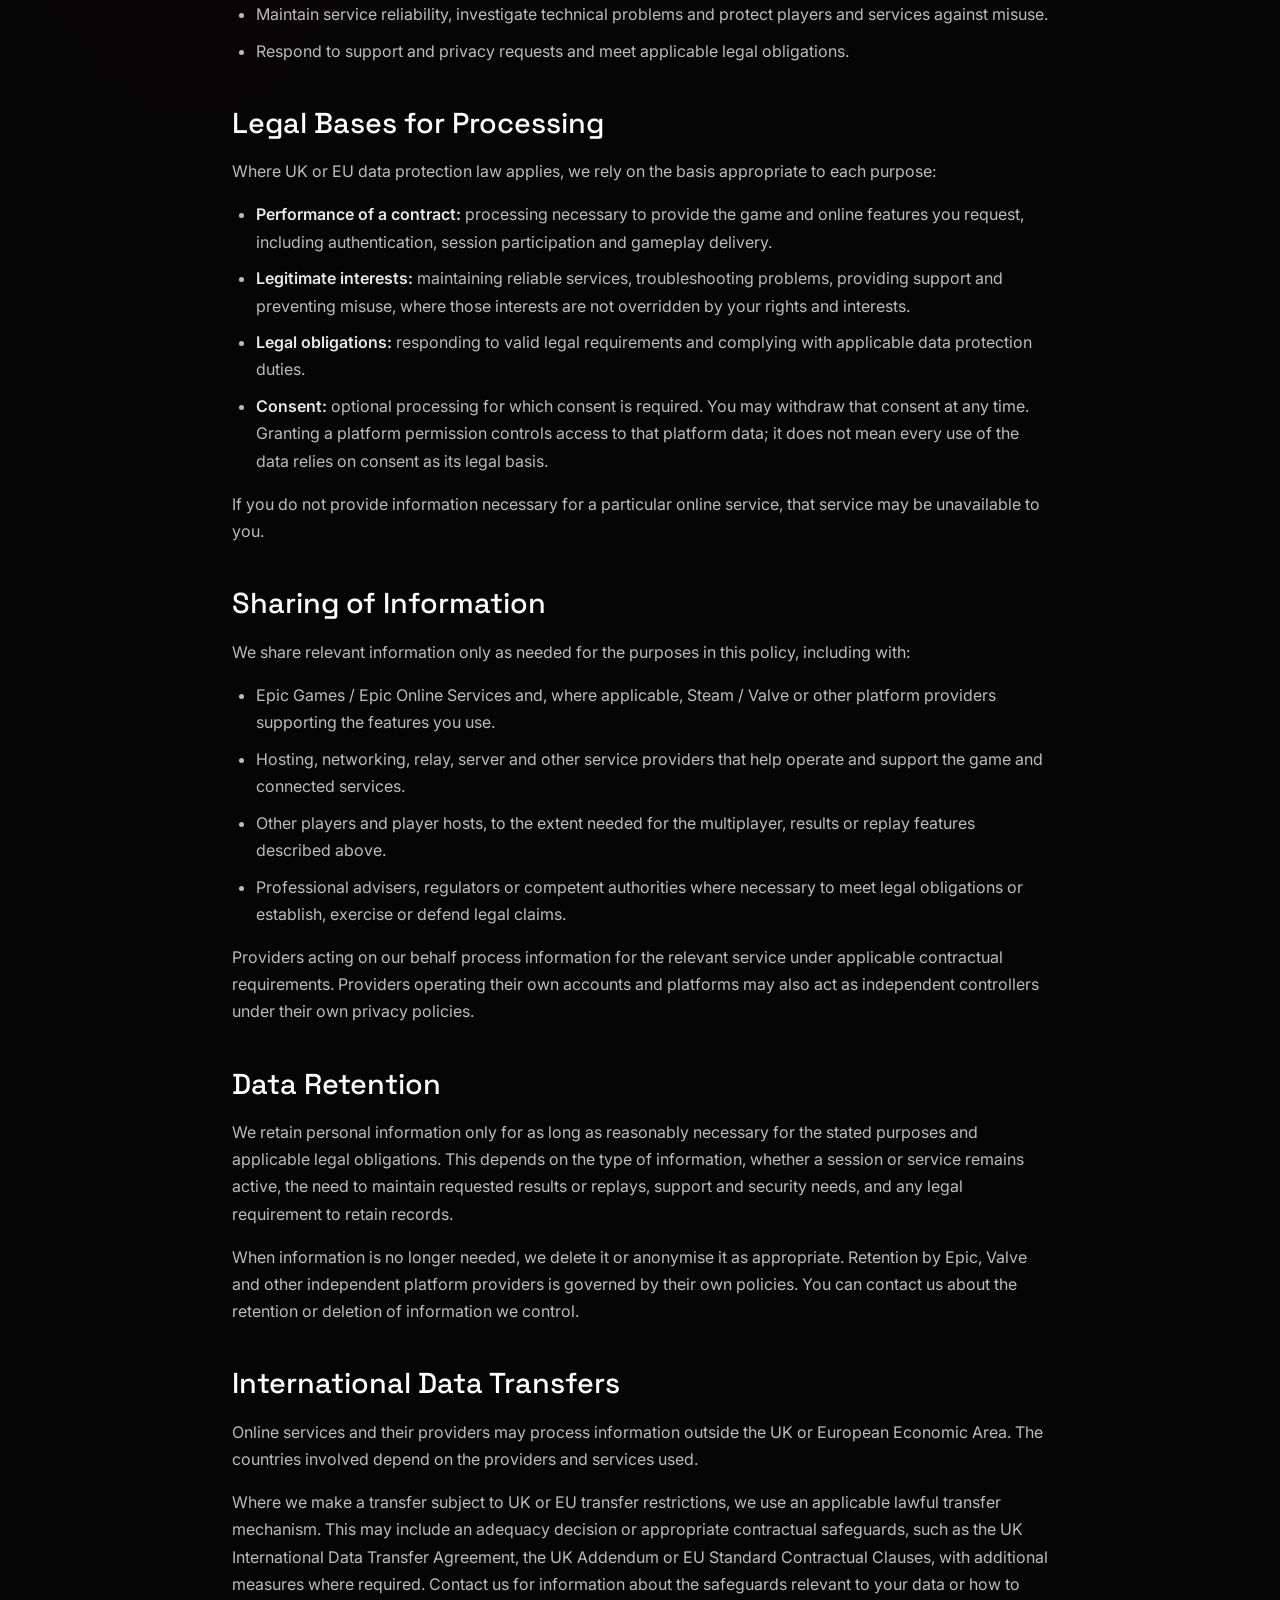
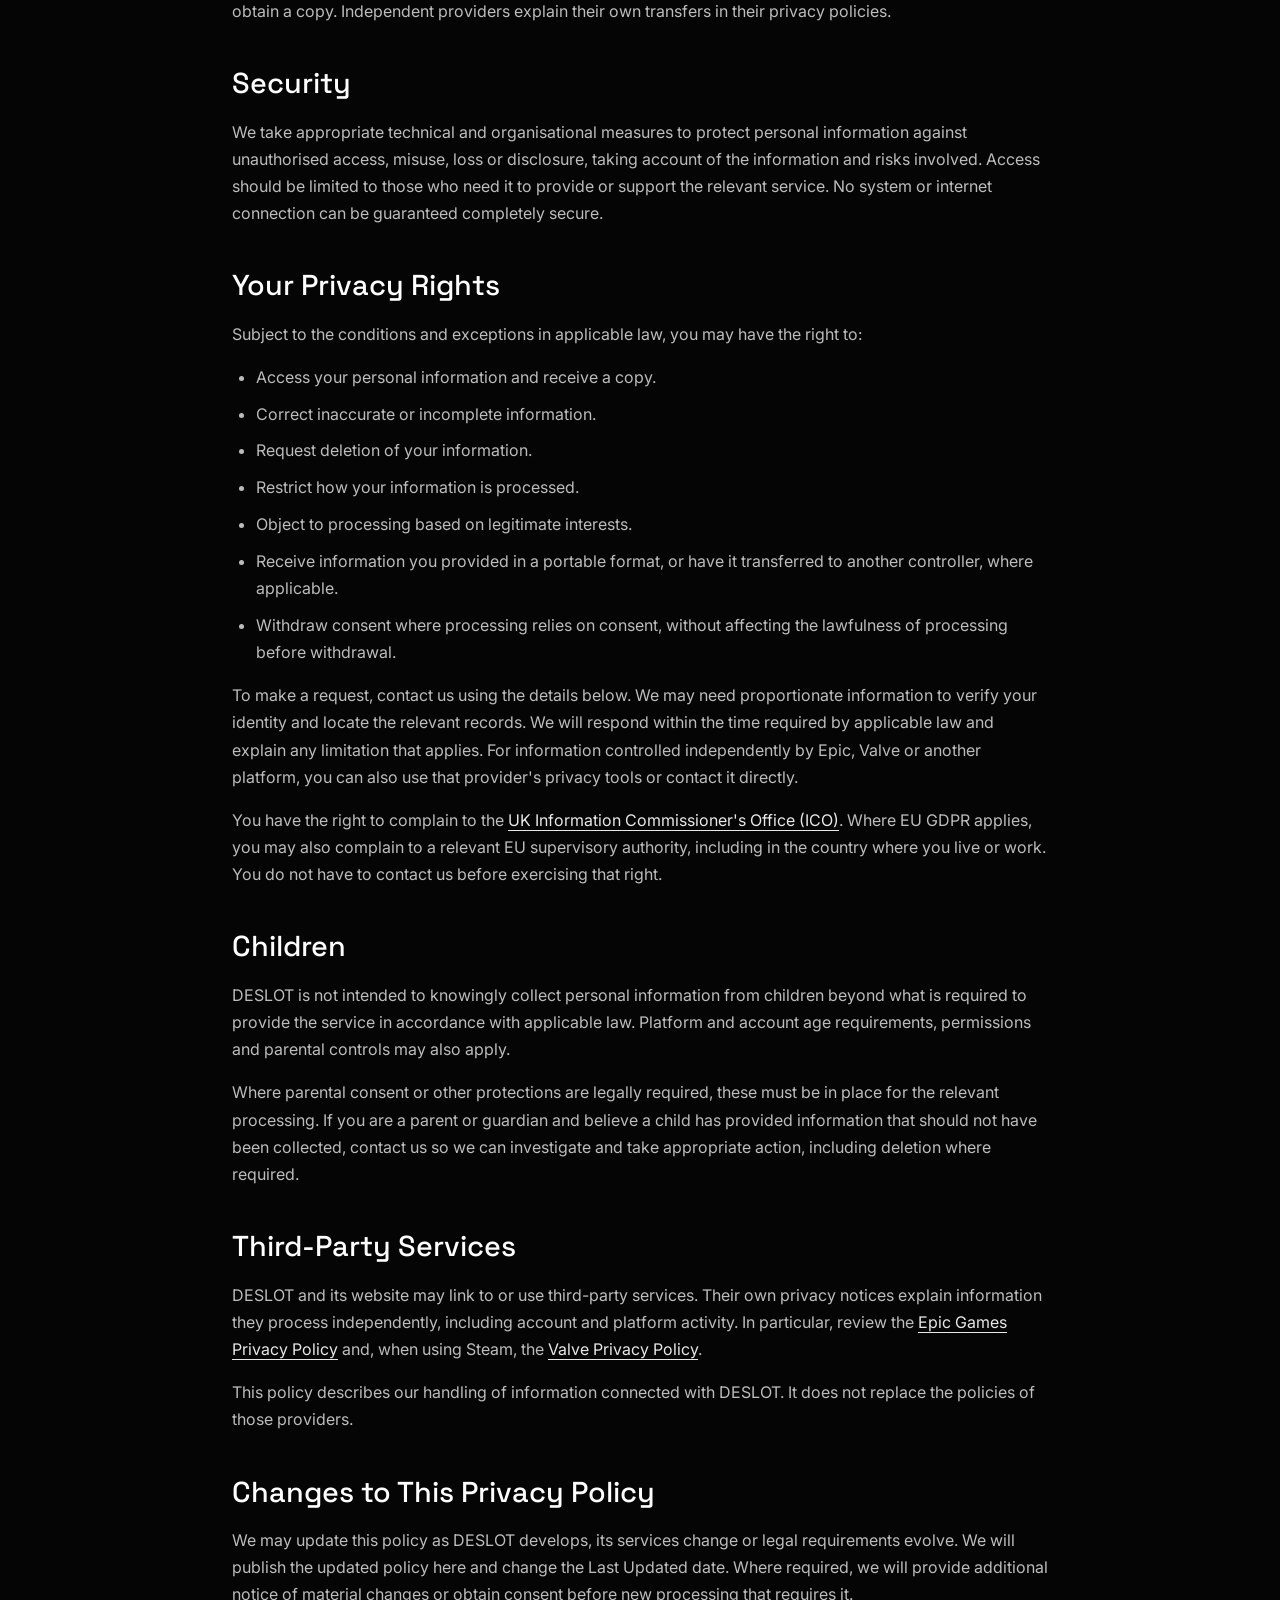
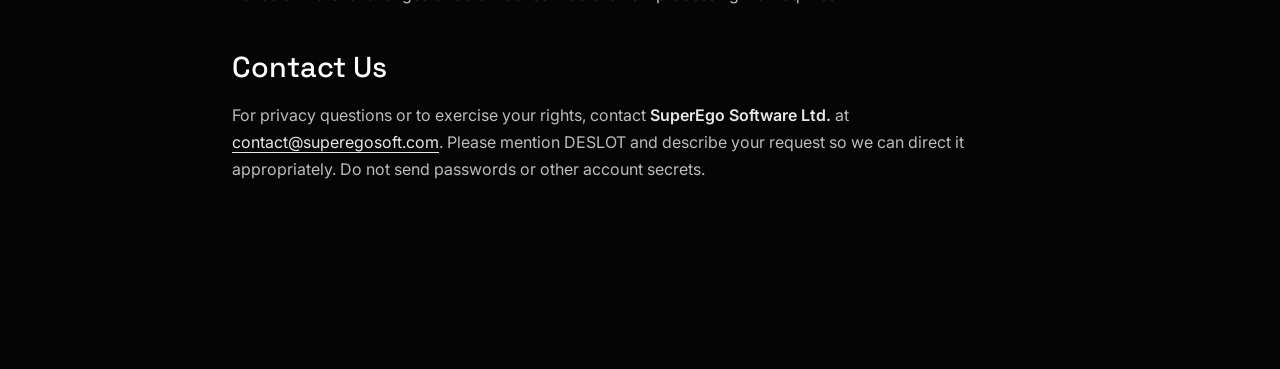
<file: deslot/privacy-policy.html>
<!DOCTYPE html>
<html lang="en-GB">
<head>
  <meta charset="UTF-8" />
  <meta name="viewport" content="width=device-width, initial-scale=1.0" />
  <title>DESLOT Privacy Policy | SuperEgo Software</title>
  <meta name="description" content="Privacy Policy for DESLOT by SuperEgo Software Ltd, including information about Epic Online Services, multiplayer services and personal data." />
  <meta name="robots" content="index, follow" />
  <meta name="theme-color" content="#050505" />
  <link rel="canonical" href="https://www.superegosoft.com/deslot/privacy-policy" />
  <link rel="icon" href="/images/superego-logo.svg" type="image/svg+xml" />
  <meta property="og:type" content="website" />
  <meta property="og:locale" content="en_GB" />
  <meta property="og:site_name" content="SuperEgo Software" />
  <meta property="og:title" content="DESLOT Privacy Policy | SuperEgo Software" />
  <meta property="og:description" content="Privacy Policy for DESLOT by SuperEgo Software Ltd, including information about Epic Online Services, multiplayer services and personal data." />
  <meta property="og:url" content="https://www.superegosoft.com/deslot/privacy-policy" />
  <meta name="twitter:card" content="summary" />
  <meta name="twitter:title" content="DESLOT Privacy Policy | SuperEgo Software" />
  <meta name="twitter:description" content="Privacy Policy for DESLOT by SuperEgo Software Ltd, including information about Epic Online Services, multiplayer services and personal data." />
  <link rel="preconnect" href="https://fonts.googleapis.com" />
  <link rel="preconnect" href="https://fonts.gstatic.com" crossorigin />
  <link href="https://fonts.googleapis.com/css2?family=Inter:wght@300;400;500;600&family=Space+Grotesk:wght@400;500;600&display=swap" rel="stylesheet" />
  <link rel="stylesheet" href="/css/style.css?v=20261027-logo-navigation" />
  <link rel="stylesheet" href="/deslot/privacy-policy.css?v=20261027-logo-navigation" />
</head>
<body class="project-page privacy-page">
  <a class="privacy-skip" href="#privacy-policy">Skip to privacy policy</a>
  <header id="site-header">
    <nav class="nav-container" aria-label="Project navigation">
      <a href="/" class="nav-logo" aria-label="Superego Software homepage">
        <img src="/images/superego-logo.svg" alt="Superego Software LTD" class="nav-logo-img" />
      </a>
      <a href="/deslot/" class="project-brand" aria-label="DESLOT homepage">
        <img src="/images/projects/deslot/logo.png" alt="" width="1023" height="424" />
      </a>
    </nav>
  </header>

  <main id="privacy-policy" class="project-detail-main privacy-main" tabindex="-1">
    <article class="privacy-document" aria-labelledby="privacy-title">
      <header class="privacy-heading">
        <div class="section-label">DESLOT / Legal</div>
        <h1 id="privacy-title">Privacy Policy</h1>
        <p class="privacy-updated">Last Updated: <time datetime="2026-09-30">30 September 2026</time></p>
        <p class="privacy-intro">How SuperEgo Software Ltd. handles personal information in DESLOT and its online services.</p>
      </header>

      <nav class="privacy-contents" aria-label="Privacy policy contents">
        <h2>In this policy</h2>
        <ol>
          <li><a href="#who-we-are">Who We Are</a></li>
          <li><a href="#information-we-collect">Information We Collect</a></li>
          <li><a href="#epic-online-services">Epic Online Services / Epic Account Services</a></li>
          <li><a href="#multiplayer-and-online-services">Multiplayer and Online Services</a></li>
          <li><a href="#platform-services">Platform Services</a></li>
          <li><a href="#how-we-use-information">How We Use Information</a></li>
          <li><a href="#legal-bases">Legal Bases for Processing</a></li>
          <li><a href="#sharing">Sharing of Information</a></li>
          <li><a href="#retention">Data Retention</a></li>
          <li><a href="#international-transfers">International Data Transfers</a></li>
          <li><a href="#security">Security</a></li>
          <li><a href="#privacy-rights">Your Privacy Rights</a></li>
          <li><a href="#children">Children</a></li>
          <li><a href="#third-party-services">Third-Party Services</a></li>
          <li><a href="#changes">Changes to This Privacy Policy</a></li>
          <li><a href="#privacy-contact">Contact Us</a></li>
        </ol>
      </nav>

      <section id="who-we-are" aria-labelledby="who-we-are-title">
        <h2 id="who-we-are-title">Who We Are</h2>
    <p>SuperEgo Software Ltd. ("we", "us" or "our") is the UK company developing DESLOT. We are the controller of personal information for which we determine the purposes and means of processing in connection with the game and our services.</p>
    <p>This policy explains how we handle personal information in DESLOT, including its online multiplayer and connected game services. It takes account of the UK General Data Protection Regulation (UK GDPR), the Data Protection Act 2018 and, where applicable, the EU General Data Protection Regulation (EU GDPR).</p>
    <p>DESLOT is in development. Online features and the information they need depend on the version, platform, available services and features you use. A feature described here may not be available in every build; information associated with it is processed only when that feature is used or the relevant service operates.</p>
      </section>

      <section id="information-we-collect" aria-labelledby="information-we-collect-title">
        <h2 id="information-we-collect-title">Information We Collect</h2>
    <p>We obtain information from you, from the game and its network connections, and from account or platform providers when you use their integrations. Depending on the services you use, this may include:</p>
    <ul>
      <li><strong>Account and player identifiers:</strong> Epic Account Services identifiers, Epic Product User IDs (PUIDs), other account identifiers, and the Epic account or display name supplied by Epic; Steam or other platform identifiers and player display names where the relevant platform integration is used.</li>
      <li><strong>Optional social information:</strong> friends and online-presence information supplied through Epic only where the corresponding feature is enabled and you grant the relevant Epic permissions.</li>
      <li><strong>Multiplayer information:</strong> lobby and session identifiers, lobby membership and settings, invites, matchmaking or session-search information, server connection details, participation, ready status and basic gameplay data needed to run a race, such as vehicle movement, lap times and results.</li>
      <li><strong>Connected results and replays:</strong> where a build uses our online best-result service, player names, race or challenge results, track and vehicle identifiers, timestamps and associated gameplay replay data. These allow results to be stored, compared and replayed.</li>
      <li><strong>Technical connection information:</strong> IP addresses and connection or network information where processed by game hosts, servers, relay services or other infrastructure to establish connections, deliver gameplay, troubleshoot connection failures and protect the service.</li>
      <li><strong>Information you send us:</strong> your contact details and the content of support or privacy enquiries.</li>
    </ul>
    <p>Information stored locally on your device, such as local saves and replays, is not necessarily sent to us. It is transmitted only where a connected feature requires it or you choose to provide it to us.</p>
      </section>

      <section id="epic-online-services" aria-labelledby="epic-online-services-title">
        <h2 id="epic-online-services-title">Epic Online Services / Epic Account Services</h2>
    <p>DESLOT may use Epic Online Services (EOS) for online identity, lobbies, sessions, invites and network connectivity. EOS Connect can supply a Product User ID to recognise a player in these services.</p>
    <p>Where Epic Account Services sign-in is enabled and you use it, Epic may supply your Epic account identifier and basic profile or display name. Friends-list and online-presence information is used only for enabled social features and only when you grant the relevant Epic permissions. We do not assume that all EOS users have granted these permissions.</p>
    <p>You can review the permissions requested during Epic's authorisation flow and manage connected applications and permissions through your Epic account settings. Removing access may prevent the corresponding DESLOT online or social features from working.</p>
    <p>Epic also processes information in providing its own services. See the <a href="https://legal.epicgames.com/epicgames/privacy-policy">Epic Games Privacy Policy</a> for its practices and account privacy controls.</p>
      </section>

      <section id="multiplayer-and-online-services" aria-labelledby="multiplayer-and-online-services-title">
        <h2 id="multiplayer-and-online-services-title">Multiplayer and Online Services</h2>
    <p>When you use online play, the game exchanges the information needed to find or join a session, maintain a lobby, connect players, synchronise gameplay and display race participation and results. Available online services may rely on Epic Games / EOS and hosting, relay or server infrastructure providers.</p>
    <p>Other participants may see your player display name, lobby or race participation and relevant gameplay information. In player-hosted matches, the host's device processes connection and gameplay data to run the session. IP or connection information may also be processed by hosts or network infrastructure, depending on the connection method.</p>
    <p>Where online results or replay sharing is available, your player name, result and associated replay may be made available to other users of that feature. Avoid using a display name that reveals information you do not want to share. Offline play does not itself require transmission of multiplayer session data, although separately enabled platform or connected-result services may still communicate online.</p>
      </section>

      <section id="platform-services" aria-labelledby="platform-services-title">
        <h2 id="platform-services-title">Platform Services</h2>
    <p>If you access DESLOT through Steam or another supported platform, that provider may handle your account, purchases, authentication and its own platform features. Where integrated with DESLOT, it may supply an account identifier or display name needed to provide the game or online functionality.</p>
    <p>Platform providers have their own responsibilities and privacy controls. For Steam, see the <a href="https://store.steampowered.com/privacy_agreement/">Valve Privacy Policy</a>. Review the equivalent policy for any other platform you use.</p>
      </section>

      <section id="how-we-use-information" aria-labelledby="how-we-use-information-title">
        <h2 id="how-we-use-information-title">How We Use Information</h2>
    <ul>
      <li>Recognise and authenticate players using the selected online or platform service.</li>
      <li>Operate lobbies, invitations, session discovery, matchmaking where available, connections and multiplayer gameplay.</li>
      <li>Display player names, race participation and results, and provide connected results or replays where enabled.</li>
      <li>Maintain service reliability, investigate technical problems and protect players and services against misuse.</li>
      <li>Respond to support and privacy requests and meet applicable legal obligations.</li>
    </ul>
      </section>

      <section id="legal-bases" aria-labelledby="legal-bases-title">
        <h2 id="legal-bases-title">Legal Bases for Processing</h2>
    <p>Where UK or EU data protection law applies, we rely on the basis appropriate to each purpose:</p>
    <ul>
      <li><strong>Performance of a contract:</strong> processing necessary to provide the game and online features you request, including authentication, session participation and gameplay delivery.</li>
      <li><strong>Legitimate interests:</strong> maintaining reliable services, troubleshooting problems, providing support and preventing misuse, where those interests are not overridden by your rights and interests.</li>
      <li><strong>Legal obligations:</strong> responding to valid legal requirements and complying with applicable data protection duties.</li>
      <li><strong>Consent:</strong> optional processing for which consent is required. You may withdraw that consent at any time. Granting a platform permission controls access to that platform data; it does not mean every use of the data relies on consent as its legal basis.</li>
    </ul>
    <p>If you do not provide information necessary for a particular online service, that service may be unavailable to you.</p>
      </section>

      <section id="sharing" aria-labelledby="sharing-title">
        <h2 id="sharing-title">Sharing of Information</h2>
    <p>We share relevant information only as needed for the purposes in this policy, including with:</p>
    <ul>
      <li>Epic Games / Epic Online Services and, where applicable, Steam / Valve or other platform providers supporting the features you use.</li>
      <li>Hosting, networking, relay, server and other service providers that help operate and support the game and connected services.</li>
      <li>Other players and player hosts, to the extent needed for the multiplayer, results or replay features described above.</li>
      <li>Professional advisers, regulators or competent authorities where necessary to meet legal obligations or establish, exercise or defend legal claims.</li>
    </ul>
    <p>Providers acting on our behalf process information for the relevant service under applicable contractual requirements. Providers operating their own accounts and platforms may also act as independent controllers under their own privacy policies.</p>
      </section>

      <section id="retention" aria-labelledby="retention-title">
        <h2 id="retention-title">Data Retention</h2>
    <p>We retain personal information only for as long as reasonably necessary for the stated purposes and applicable legal obligations. This depends on the type of information, whether a session or service remains active, the need to maintain requested results or replays, support and security needs, and any legal requirement to retain records.</p>
    <p>When information is no longer needed, we delete it or anonymise it as appropriate. Retention by Epic, Valve and other independent platform providers is governed by their own policies. You can contact us about the retention or deletion of information we control.</p>
      </section>

      <section id="international-transfers" aria-labelledby="international-transfers-title">
        <h2 id="international-transfers-title">International Data Transfers</h2>
    <p>Online services and their providers may process information outside the UK or European Economic Area. The countries involved depend on the providers and services used.</p>
    <p>Where we make a transfer subject to UK or EU transfer restrictions, we use an applicable lawful transfer mechanism. This may include an adequacy decision or appropriate contractual safeguards, such as the UK International Data Transfer Agreement, the UK Addendum or EU Standard Contractual Clauses, with additional measures where required. Contact us for information about the safeguards relevant to your data or how to obtain a copy. Independent providers explain their own transfers in their privacy policies.</p>
      </section>

      <section id="security" aria-labelledby="security-title">
        <h2 id="security-title">Security</h2>
    <p>We take appropriate technical and organisational measures to protect personal information against unauthorised access, misuse, loss or disclosure, taking account of the information and risks involved. Access should be limited to those who need it to provide or support the relevant service. No system or internet connection can be guaranteed completely secure.</p>
      </section>

      <section id="privacy-rights" aria-labelledby="privacy-rights-title">
        <h2 id="privacy-rights-title">Your Privacy Rights</h2>
    <p>Subject to the conditions and exceptions in applicable law, you may have the right to:</p>
    <ul>
      <li>Access your personal information and receive a copy.</li>
      <li>Correct inaccurate or incomplete information.</li>
      <li>Request deletion of your information.</li>
      <li>Restrict how your information is processed.</li>
      <li>Object to processing based on legitimate interests.</li>
      <li>Receive information you provided in a portable format, or have it transferred to another controller, where applicable.</li>
      <li>Withdraw consent where processing relies on consent, without affecting the lawfulness of processing before withdrawal.</li>
    </ul>
    <p>To make a request, contact us using the details below. We may need proportionate information to verify your identity and locate the relevant records. We will respond within the time required by applicable law and explain any limitation that applies. For information controlled independently by Epic, Valve or another platform, you can also use that provider's privacy tools or contact it directly.</p>
    <p>You have the right to complain to the <a href="https://ico.org.uk/make-a-complaint/">UK Information Commissioner's Office (ICO)</a>. Where EU GDPR applies, you may also complain to a relevant EU supervisory authority, including in the country where you live or work. You do not have to contact us before exercising that right.</p>
      </section>

      <section id="children" aria-labelledby="children-title">
        <h2 id="children-title">Children</h2>
    <p>DESLOT is not intended to knowingly collect personal information from children beyond what is required to provide the service in accordance with applicable law. Platform and account age requirements, permissions and parental controls may also apply.</p>
    <p>Where parental consent or other protections are legally required, these must be in place for the relevant processing. If you are a parent or guardian and believe a child has provided information that should not have been collected, contact us so we can investigate and take appropriate action, including deletion where required.</p>
      </section>

      <section id="third-party-services" aria-labelledby="third-party-services-title">
        <h2 id="third-party-services-title">Third-Party Services</h2>
    <p>DESLOT and its website may link to or use third-party services. Their own privacy notices explain information they process independently, including account and platform activity. In particular, review the <a href="https://legal.epicgames.com/epicgames/privacy-policy">Epic Games Privacy Policy</a> and, when using Steam, the <a href="https://store.steampowered.com/privacy_agreement/">Valve Privacy Policy</a>.</p>
    <p>This policy describes our handling of information connected with DESLOT. It does not replace the policies of those providers.</p>
      </section>

      <section id="changes" aria-labelledby="changes-title">
        <h2 id="changes-title">Changes to This Privacy Policy</h2>
    <p>We may update this policy as DESLOT develops, its services change or legal requirements evolve. We will publish the updated policy here and change the Last Updated date. Where required, we will provide additional notice of material changes or obtain consent before new processing that requires it.</p>
      </section>

      <section id="privacy-contact" aria-labelledby="privacy-contact-title">
        <h2 id="privacy-contact-title">Contact Us</h2>
    <p>For privacy questions or to exercise your rights, contact <strong>SuperEgo Software Ltd.</strong> at <a href="mailto:contact@superegosoft.com">contact@superegosoft.com</a>. Please mention DESLOT and describe your request so we can direct it appropriately. Do not send passwords or other account secrets.</p>
      </section>
    </article>
  </main>

  <footer id="site-footer">
    <div class="footer-inner">
      <span class="footer-logo">Superego Software LTD</span>
      <nav class="footer-contact" aria-label="Contact and social media">
        <a href="mailto:contact@superegosoft.com" aria-label="Email contact@superegosoft.com">
          <svg class="footer-contact-icon" viewBox="0 0 24 24" aria-hidden="true" focusable="false">
            <path d="M3.75 5.75h16.5v12.5H3.75zM4.5 6.5l7.5 6 7.5-6" />
          </svg>
          <span>Email</span>
        </a>
        <a href="https://www.youtube.com/channel/UCuJZ5qr2TZJsgjZNwoKCmZA" target="_blank" rel="noopener noreferrer" aria-label="YouTube (opens in a new tab)">
          <svg class="footer-contact-icon footer-contact-icon--fill" viewBox="0 0 24 24" aria-hidden="true" focusable="false">
            <path d="M23.5 6.19a3 3 0 0 0-2.12-2.14C19.5 3.55 12 3.55 12 3.55s-7.5 0-9.38.5A3 3 0 0 0 .5 6.19C0 8.07 0 12 0 12s0 3.93.5 5.81a3 3 0 0 0 2.12 2.14c1.88.5 9.38.5 9.38.5s7.5 0 9.38-.5A3 3 0 0 0 23.5 17.81C24 15.93 24 12 24 12s0-3.93-.5-5.81ZM9.55 15.75v-7.5L15.82 12l-6.27 3.75Z" />
          </svg>
          <span>YouTube</span>
        </a>
        <a href="https://discord.gg/4vFZAHQY7" target="_blank" rel="noopener noreferrer" aria-label="Discord (opens in a new tab)">
          <svg class="footer-contact-icon footer-contact-icon--fill" viewBox="0 0 24 24" aria-hidden="true" focusable="false">
            <path d="M20.32 4.37a19.8 19.8 0 0 0-4.89-1.52.08.08 0 0 0-.08.04c-.21.38-.44.86-.61 1.25a18.3 18.3 0 0 0-5.48 0c-.17-.39-.41-.87-.62-1.25a.08.08 0 0 0-.08-.04 19.7 19.7 0 0 0-4.88 1.52.07.07 0 0 0-.04.03C.53 9.05-.32 13.58.1 18.06a.08.08 0 0 0 .03.05 24.2 24.2 0 0 0 6 3.03.08.08 0 0 0 .08-.03c.46-.63.87-1.3 1.22-1.99a.08.08 0 0 0-.04-.11 15.8 15.8 0 0 1-1.87-.89.08.08 0 0 1-.01-.13l.37-.29a.08.08 0 0 1 .08-.01c3.93 1.79 8.18 1.79 12.06 0a.08.08 0 0 1 .08.01l.37.29a.08.08 0 0 1 0 .13c-.6.34-1.22.64-1.87.89a.08.08 0 0 0-.04.11c.36.7.77 1.36 1.23 1.99a.08.08 0 0 0 .08.03 24.1 24.1 0 0 0 6-3.03.08.08 0 0 0 .03-.05c.5-5.18-.84-9.67-3.55-13.66a.06.06 0 0 0-.03-.03ZM8.02 15.33c-1.18 0-2.16-1.09-2.16-2.42s.96-2.42 2.16-2.42c1.21 0 2.18 1.1 2.16 2.42 0 1.33-.96 2.42-2.16 2.42Zm7.97 0c-1.18 0-2.15-1.09-2.15-2.42s.95-2.42 2.15-2.42c1.21 0 2.18 1.1 2.16 2.42 0 1.33-.95 2.42-2.16 2.42Z" />
          </svg>
          <span>Discord</span>
        </a>
        <a href="https://www.reddit.com/r/deslot/" target="_blank" rel="noopener noreferrer" aria-label="DESLOT Reddit community (opens in a new tab)">
          <svg class="footer-contact-icon footer-contact-icon--fill" viewBox="0 0 24 24" aria-hidden="true" focusable="false">
            <path d="M12 0C5.373 0 0 5.373 0 12s5.373 12 12 12 12-5.373 12-12S18.627 0 12 0Zm6.564 14.56c.105.287.162.6.162.927 0 2.218-2.584 4.015-5.772 4.015s-5.772-1.797-5.772-4.015c0-.327.057-.64.162-.927a1.342 1.342 0 1 1 1.58-2.169c1.342-.963 3.182-1.588 5.23-1.672l.886-4.162a.311.311 0 0 1 .371-.241l2.937.625a1.063 1.063 0 1 1-.13.611l-2.626-.559-.814 3.825c2.077.07 3.948.695 5.307 1.67a1.342 1.342 0 1 1 1.579 2.172Zm-8.623.532a1.07 1.07 0 1 0 0-2.14 1.07 1.07 0 0 0 0 2.14Zm5.123 0a1.07 1.07 0 1 0 0-2.14 1.07 1.07 0 0 0 0 2.14Zm-5.01 1.555a.32.32 0 0 0-.462.438c.816.87 2.1.969 2.616.969.516 0 1.8-.099 2.616-.969a.32.32 0 1 0-.462-.438c-.515.55-1.416.766-2.154.766s-1.639-.216-2.154-.766Z" />
          </svg>
          <span>Reddit</span>
        </a>
        <a href="https://www.tiktok.com/@superegodev" target="_blank" rel="noopener noreferrer" aria-label="TikTok (opens in a new tab)">
          <svg class="footer-contact-icon footer-contact-icon--fill" viewBox="0 0 24 24" aria-hidden="true" focusable="false">
            <path d="M12.53.02c1.31-.02 2.61-.01 3.91-.02.08 1.53.63 3.09 1.75 4.17 1.11 1.11 2.61 1.62 4.13 1.79v4.03c-1.42-.05-2.85-.35-4.14-.97-.56-.26-1.08-.59-1.59-.93-.01 2.92.01 5.84-.02 8.75-.08 1.4-.54 2.79-1.35 3.94-1.31 1.92-3.58 3.17-5.91 3.21-1.43.08-2.87-.31-4.1-1.03-2.04-1.19-3.48-3.37-3.69-5.72-.02-.5-.03-1-.01-1.49.18-1.9 1.12-3.72 2.58-4.96 1.66-1.44 3.98-2.13 6.15-1.72.02 1.48-.04 2.96-.04 4.44-.99-.32-2.15-.23-3.02.37-.63.41-1.11 1.04-1.36 1.75-.21.51-.15 1.07-.14 1.61.24 1.64 1.82 3.02 3.5 2.87 1.12-.01 2.19-.66 2.77-1.61.19-.33.4-.67.41-1.06.1-1.79.06-3.57.07-5.36.01-4.03-.01-8.05.03-12.07Z" />
          </svg>
          <span>TikTok</span>
        </a>
        <a href="https://www.instagram.com/superegodev/" target="_blank" rel="noopener noreferrer" aria-label="Instagram (opens in a new tab)">
          <svg class="footer-contact-icon" viewBox="0 0 24 24" aria-hidden="true" focusable="false">
            <rect x="3.25" y="3.25" width="17.5" height="17.5" rx="5.25" />
            <circle cx="12" cy="12" r="4.1" />
            <circle cx="17.4" cy="6.6" r="1" fill="currentColor" stroke="none" />
          </svg>
          <span>Instagram</span>
        </a>
        <a href="https://x.com/superegodev" target="_blank" rel="noopener noreferrer" aria-label="X @superegodev (opens in a new tab)" title="X: @superegodev">
          <svg class="footer-contact-icon footer-contact-icon--fill" viewBox="0 0 24 24" aria-hidden="true" focusable="false">
            <path d="M18.901 1.153h3.68l-8.04 9.19L24 22.846h-7.406l-5.8-7.584-6.64 7.584H.47l8.6-9.835L0 1.154h7.594l5.243 6.932Zm-1.29 19.491h2.039L6.486 3.24H4.298Z" />
          </svg>
          <span>X</span>
        </a>
        <a class="deslot-privacy-link" aria-current="page" href="/deslot/privacy-policy">Privacy Policy</a>
        <a class="deslot-privacy-link" href="/deslot/legal">Legal &amp; Credits</a>
      </nav>
      <p class="footer-copy">&copy; <span id="year">2026</span> Superego Software LTD. All rights reserved.</p>
    </div>
  </footer>

  <script src="/js/main.js?v=20261027-x-footer"></script>
</body>
</html>
</file>
<file: css/style.css>
/* ═══════════════════════════════════════════════════════════════════════
   Superego Software LTD — stylesheet
   Design: minimalist, dark, typographic
   ═══════════════════════════════════════════════════════════════════════ */

/* ── Reset & base ───────────────────────────────────────────────────── */
*, *::before, *::after {
  box-sizing: border-box;
  margin: 0;
  padding: 0;
}

:root {
  --bg:           #0d0d0d;
  --bg-raised:    #141414;
  --bg-card:      #181818;
  --border:       #242424;
  --text:         #e8e8e8;
  --text-muted:   #737373;
  --text-faint:   #404040;
  --accent:       #c8a96e;
  --accent-dim:   rgba(200, 169, 110, 0.12);
  --accent-glow:  rgba(200, 169, 110, 0.06);
  --white:        #ffffff;

  --font-sans:    'Inter', system-ui, -apple-system, sans-serif;
  --font-display: 'Space Grotesk', 'Inter', sans-serif;

  --nav-h:        68px;
  --footer-h:     56px;
  --radius:       4px;
  --radius-lg:    8px;

  --transition: 220ms cubic-bezier(.4, 0, .2, 1);
}

html {
  scroll-behavior: smooth;
  font-size: 16px;
}

body {
  background-color: var(--bg);
  color: var(--text);
  font-family: var(--font-sans);
  line-height: 1.7;
  padding-bottom: calc(var(--footer-h) + env(safe-area-inset-bottom));
  -webkit-font-smoothing: antialiased;
  -moz-osx-font-smoothing: grayscale;
}

a {
  color: var(--accent);
  text-decoration: none;
  transition: color var(--transition), opacity var(--transition);
}
a:hover { color: var(--white); }

img { display: block; max-width: 100%; }

/* ── Typography helpers ──────────────────────────────────────────────── */
.section-label {
  font-family: var(--font-sans);
  font-size: .7rem;
  font-weight: 500;
  letter-spacing: .18em;
  text-transform: uppercase;
  color: var(--accent);
  margin-bottom: 1rem;
}

.section-title {
  font-family: var(--font-display);
  font-size: clamp(1.75rem, 3.5vw, 2.75rem);
  font-weight: 500;
  color: var(--white);
  line-height: 1.2;
  letter-spacing: -.01em;
  margin-bottom: 1.25rem;
}

.section-intro {
  font-size: 1rem;
  color: var(--text-muted);
  max-width: 56ch;
  margin-bottom: 3rem;
  line-height: 1.8;
}

/* ── Layout helpers ──────────────────────────────────────────────────── */
.section-inner {
  max-width: 1120px;
  margin: 0 auto;
  padding: 0 2rem;
}

/* ── Buttons ─────────────────────────────────────────────────────────── */
.btn-primary {
  display: inline-block;
  padding: .65rem 1.75rem;
  border: 1px solid var(--accent);
  color: var(--accent);
  font-family: var(--font-sans);
  font-size: .85rem;
  font-weight: 500;
  letter-spacing: .04em;
  border-radius: var(--radius);
  transition: background-color var(--transition), color var(--transition);
}
.btn-primary:hover {
  background-color: var(--accent);
  color: var(--bg);
}

/* ═══════════════════════════════════════════════════════════════════════
   Navigation
   ═══════════════════════════════════════════════════════════════════════ */
#site-header {
  position: fixed;
  top: 0;
  left: 0;
  right: 0;
  z-index: 100;
  height: var(--nav-h);
  background-color: rgba(13, 13, 13, .88);
  backdrop-filter: blur(12px);
  -webkit-backdrop-filter: blur(12px);
  border-bottom: 1px solid var(--border);
  transition: background-color var(--transition);
}

.nav-container {
  max-width: 1120px;
  height: 100%;
  margin: 0 auto;
  padding: 0 2rem;
  display: flex;
  align-items: center;
  justify-content: space-between;
}

.nav-logo {
  display: flex;
  align-items: center;
}
.nav-logo-img {
  height: 30px;
  width: auto;
  display: block;
}
.nav-logo:hover .nav-logo-img { opacity: .8; }

.nav-links {
  display: flex;
  list-style: none;
  gap: 2.25rem;
}
.nav-links a {
  font-size: .82rem;
  font-weight: 400;
  letter-spacing: .04em;
  color: var(--text-muted);
  transition: color var(--transition);
}
.nav-links a:hover { color: var(--white); }

/* Brand name link in nav */
.nav-links .nav-brand {
  font-family: var(--font-display);
  font-weight: 500;
  color: var(--accent);
  letter-spacing: .06em;
  font-size: .78rem;
  text-transform: uppercase;
  opacity: .85;
  white-space: nowrap;
}
.nav-links .nav-brand:hover {
  color: var(--accent);
  opacity: 1;
}

/* Hamburger — hidden on desktop */
.nav-toggle {
  display: none;
  flex-direction: column;
  justify-content: center;
  gap: 5px;
  background: none;
  border: none;
  cursor: pointer;
  padding: 4px;
}
.nav-toggle span {
  display: block;
  width: 22px;
  height: 1.5px;
  background-color: var(--text);
  transition: transform var(--transition), opacity var(--transition);
}

/* ═══════════════════════════════════════════════════════════════════════
   Hero
   ═══════════════════════════════════════════════════════════════════════ */
#hero {
  min-height: 100svh;
  display: flex;
  align-items: center;
  justify-content: center;
  text-align: center;
  padding: calc(var(--nav-h) + 4rem) 2rem 6rem;
  position: relative;
  overflow: hidden;
}

/* Subtle background grid */
#hero::before {
  content: '';
  position: absolute;
  inset: 0;
  background-image:
    linear-gradient(var(--border) 1px, transparent 1px),
    linear-gradient(90deg, var(--border) 1px, transparent 1px);
  background-size: 60px 60px;
  opacity: .35;
  pointer-events: none;
}

/* Radial fade over grid */
#hero::after {
  content: '';
  position: absolute;
  inset: 0;
  background: radial-gradient(ellipse 70% 70% at 50% 40%,
    transparent 20%, var(--bg) 80%);
  pointer-events: none;
}

/* Hero canvas animation */
#hero-canvas {
  position: absolute;
  inset: 0;
  width: 100%;
  height: 100%;
  z-index: 0;
  pointer-events: none;
}

.hero-inner {
  position: relative;
  z-index: 1;
  max-width: 720px;
}

.hero-logo {
  display: block;
  margin: 0 auto 2rem;
  width: clamp(160px, 40vw, 340px);
  height: auto;
  /* Boost the red against the dark background */
  filter: drop-shadow(0 0 18px rgba(232, 0, 13, 0.25));
}

.hero-headline {
  font-family: var(--font-display);
  font-size: clamp(2.5rem, 6vw, 5rem);
  font-weight: 500;
  color: var(--white);
  line-height: 1.08;
  letter-spacing: -.02em;
  margin-bottom: 1.5rem;
}

.hero-sub {
  font-size: clamp(.9rem, 1.5vw, 1.05rem);
  color: var(--text-muted);
  line-height: 1.8;
  margin-bottom: 2.5rem;
}

/* ═══════════════════════════════════════════════════════════════════════
   About
   ═══════════════════════════════════════════════════════════════════════ */
#about {
  padding: 7rem 0;
  border-top: 1px solid var(--border);
}

.about-grid {
  display: grid;
  grid-template-columns: 1fr 1fr;
  gap: 4rem;
  align-items: start;
}

.about-text p {
  color: var(--text-muted);
  font-size: .95rem;
  line-height: 1.85;
  margin-bottom: 1rem;
}
.about-text p:last-child { margin-bottom: 0; }

/* ── Current project feature ───────────────────────────────────────── */
.current-work {
  --project-accent: #f20d0d;
  position: relative;
  margin: 3rem 0 4.5rem;
  padding: clamp(1.25rem, 3vw, 2rem);
  overflow: hidden;
  background:
    radial-gradient(circle at 92% 0%, rgba(242, 13, 13, .14), transparent 34%),
    linear-gradient(145deg, #151515, #0a0a0a 68%);
  border: 1px solid #2f2222;
  border-radius: var(--radius-lg);
  box-shadow: 0 24px 80px rgba(0, 0, 0, .26);
}

.current-work::before {
  content: '';
  position: absolute;
  inset: 0 auto 0 0;
  width: 3px;
  background: var(--project-accent);
  box-shadow: 0 0 28px rgba(242, 13, 13, .6);
}

.current-work-heading {
  display: flex;
  align-items: flex-end;
  justify-content: space-between;
  gap: 1.5rem;
  margin-bottom: 1.5rem;
}

.current-work-eyebrow,
.current-work-count {
  font-size: .7rem;
  font-weight: 600;
  letter-spacing: .16em;
  text-transform: uppercase;
}

.current-work-eyebrow { color: var(--project-accent); }
.current-work-count { color: var(--text-faint); }

.current-work-heading h3 {
  margin-top: .25rem;
  font-family: var(--font-display);
  font-size: clamp(1.45rem, 3vw, 2.1rem);
  font-weight: 500;
  line-height: 1.15;
  color: var(--white);
}

.current-project-card {
  display: grid;
  grid-template-columns: minmax(220px, .8fr) 1.2fr;
  align-items: stretch;
  overflow: hidden;
  color: inherit;
  background: #050505;
  border: 1px solid #2a2a2a;
  border-radius: var(--radius-lg);
  transition: border-color var(--transition), transform var(--transition), box-shadow var(--transition);
}

.current-project-card:hover {
  color: inherit;
  border-color: rgba(242, 13, 13, .72);
  transform: translateY(-3px);
  box-shadow: 0 18px 50px rgba(0, 0, 0, .42);
}

.current-project-visual {
  position: relative;
  min-height: 260px;
  overflow: hidden;
  background: #000;
}

.current-project-visual::after {
  content: '';
  position: absolute;
  inset: 0;
  background: linear-gradient(90deg, transparent 60%, rgba(5, 5, 5, .78));
  pointer-events: none;
}

.current-project-visual img {
  width: 100%;
  height: 100%;
  object-fit: contain;
  transition: transform 500ms cubic-bezier(.4, 0, .2, 1), opacity var(--transition);
  opacity: .88;
}

.current-project-card:hover .current-project-visual img {
  transform: scale(1.025);
  opacity: 1;
}

.current-project-copy {
  display: flex;
  flex-direction: column;
  align-items: flex-start;
  justify-content: center;
  padding: clamp(1.5rem, 4vw, 3rem);
}

.current-project-status {
  display: inline-flex;
  align-items: center;
  gap: .55rem;
  margin-bottom: 1.25rem;
  color: #cfcfcf;
  font-size: .68rem;
  font-weight: 600;
  letter-spacing: .13em;
  text-transform: uppercase;
}

.current-project-status > span {
  width: 7px;
  height: 7px;
  background: var(--project-accent);
  border-radius: 50%;
  box-shadow: 0 0 12px rgba(242, 13, 13, .75);
}

.current-project-copy h4 {
  font-family: var(--font-display);
  font-size: clamp(2rem, 5vw, 4rem);
  font-weight: 600;
  letter-spacing: .035em;
  line-height: .95;
  color: var(--white);
}

.current-project-copy p {
  max-width: 38rem;
  margin: 1rem 0 2rem;
  color: var(--text-muted);
  font-size: .95rem;
  line-height: 1.75;
}

.current-project-link {
  color: var(--project-accent);
  font-size: .78rem;
  font-weight: 600;
  letter-spacing: .08em;
  text-transform: uppercase;
}

.about-services {
  display: flex;
  flex-direction: column;
  gap: 1.75rem;
}

.service-item {
  display: flex;
  gap: 1rem;
  align-items: flex-start;
}

.service-icon {
  flex-shrink: 0;
  font-size: .85rem;
  color: var(--accent);
  margin-top: .18rem;
  line-height: 1;
}

.service-item h3 {
  font-family: var(--font-display);
  font-size: .9rem;
  font-weight: 500;
  color: var(--white);
  margin-bottom: .3rem;
  letter-spacing: .01em;
}

.service-item p {
  font-size: .84rem;
  color: var(--text-muted);
  line-height: 1.7;
}

/* ═══════════════════════════════════════════════════════════════════════
   Portfolio
   ═══════════════════════════════════════════════════════════════════════ */
#portfolio {
  padding: 7rem 0;
  background-color: var(--bg-raised);
  border-top: 1px solid var(--border);
  border-bottom: 1px solid var(--border);
}

.games-grid {
  display: grid;
  grid-template-columns: repeat(auto-fill, minmax(160px, 1fr));
  gap: 1.25rem;
}

.game-card {
  background-color: var(--bg-card);
  border: 1px solid var(--border);
  border-radius: var(--radius-lg);
  overflow: hidden;
  transition: border-color var(--transition), transform var(--transition);
}
.game-card:hover {
  border-color: var(--accent);
  transform: translateY(-3px);
}

.game-cover-wrap {
  aspect-ratio: 460 / 215;
  overflow: hidden;
  background-color: var(--bg);
}

.game-cover {
  width: 100%;
  height: 100%;
  object-fit: cover;
  transition: transform 400ms cubic-bezier(.4, 0, .2, 1), opacity var(--transition);
  opacity: .85;
}
.game-card:hover .game-cover {
  transform: scale(1.04);
  opacity: 1;
}

/* "And more…" placeholder tile */
.game-cover-more {
  display: flex;
  align-items: center;
  justify-content: center;
  background-color: var(--bg);
}
.game-cover-more span {
  font-size: 1.5rem;
  color: var(--text-faint);
  line-height: 1;
  letter-spacing: .05em;
}

/* No-image placeholder tile (e.g. The Grand Tour) */
.game-cover-no-image {
  display: flex;
  align-items: center;
  justify-content: center;
  background: linear-gradient(135deg, #1a1a1a 0%, #111 100%);
}
.game-cover-no-image span {
  font-family: var(--font-display);
  font-size: .75rem;
  font-weight: 500;
  letter-spacing: .1em;
  text-transform: uppercase;
  color: var(--text-faint);
  text-align: center;
  padding: 0 1rem;
}

.game-info {
  padding: .75rem 1rem;
}

.game-info h3 {
  font-family: var(--font-display);
  font-size: .82rem;
  font-weight: 500;
  color: var(--white);
  margin-bottom: .2rem;
}

.game-role {
  font-size: .72rem;
  color: var(--text-muted);
  letter-spacing: .02em;
}

.game-studio {
  font-size: .68rem;
  color: var(--accent);
  letter-spacing: .04em;
  margin-bottom: .15rem;
  opacity: .75;
}

/* ═══════════════════════════════════════════════════════════════════════
   Tools / Fab Marketplace
   ═══════════════════════════════════════════════════════════════════════ */
#tools {
  padding: 7rem 0;
  border-top: 1px solid var(--border);
}

.tools-grid {
  display: grid;
  grid-template-columns: repeat(auto-fill, minmax(320px, 1fr));
  gap: 1.5rem;
}

.tool-card {
  background-color: var(--bg-card);
  border: 1px solid var(--border);
  border-radius: var(--radius-lg);
  overflow: hidden;
  display: flex;
  flex-direction: column;
  transition: border-color var(--transition);
}
.tool-card:hover { border-color: var(--accent); }

/* Media area */
.tool-media {
  aspect-ratio: 16 / 9;
  overflow: hidden;
  background-color: var(--bg);
}

.tool-media a {
  display: block;
  width: 100%;
  height: 100%;
}

.tool-media img,
.tool-media video,
.tool-media iframe {
  width: 100%;
  height: 100%;
  object-fit: cover;
}

.tool-media-placeholder {
  width: 100%;
  height: 100%;
  display: flex;
  align-items: center;
  justify-content: center;
  background: linear-gradient(135deg, #181818 0%, #111 100%);
  border-bottom: 1px solid var(--border);
}
.tool-media-placeholder span {
  font-size: .7rem;
  font-weight: 500;
  letter-spacing: .12em;
  text-transform: uppercase;
  color: var(--text-faint);
}

/* Body */
.tool-body {
  padding: 1.5rem;
  display: flex;
  flex-direction: column;
  flex: 1;
}

.tool-name {
  font-family: var(--font-display);
  font-size: 1rem;
  font-weight: 500;
  color: var(--white);
  margin-bottom: .65rem;
  letter-spacing: -.005em;
}

.tool-desc {
  font-size: .84rem;
  color: var(--text-muted);
  line-height: 1.75;
  margin-bottom: 1.25rem;
  flex: 1;
}

/* Meta list */
.tool-meta {
  list-style: none;
  display: flex;
  flex-direction: column;
  gap: .55rem;
  padding-top: 1rem;
  border-top: 1px solid var(--border);
}

.tool-meta li {
  display: flex;
  align-items: baseline;
  gap: .65rem;
  font-size: .78rem;
}

.meta-label {
  flex-shrink: 0;
  min-width: 90px;
  color: var(--text-faint);
  font-weight: 500;
  letter-spacing: .04em;
  text-transform: uppercase;
  font-size: .68rem;
}

.tool-meta a {
  color: var(--text-muted);
  word-break: break-all;
}
.tool-meta a:hover { color: var(--accent); }

/* ═══════════════════════════════════════════════════════════════════════
   Contact
   ═══════════════════════════════════════════════════════════════════════ */
#contact {
  padding: 8rem 0;
  background-color: var(--bg-raised);
  border-top: 1px solid var(--border);
  text-align: center;
}

.contact-inner {
  display: flex;
  flex-direction: column;
  align-items: center;
}

.contact-text {
  font-size: .95rem;
  color: var(--text-muted);
  max-width: 48ch;
  line-height: 1.85;
  margin-bottom: 2.5rem;
}

.contact-email {
  display: inline-block;
  font-family: var(--font-display);
  font-size: clamp(1.1rem, 2.5vw, 1.6rem);
  font-weight: 500;
  color: var(--white);
  letter-spacing: -.01em;
  border-bottom: 1px solid var(--accent);
  padding-bottom: .15rem;
  transition: color var(--transition), border-color var(--transition);
}
.contact-email:hover {
  color: var(--accent);
  border-color: transparent;
}

/* ═══════════════════════════════════════════════════════════════════════
   Footer
   ═══════════════════════════════════════════════════════════════════════ */
#site-footer {
  position: fixed;
  right: 0;
  bottom: 0;
  left: 0;
  z-index: 90;
  min-height: 56px;
  border-top: 1px solid var(--border);
  padding: .55rem 0 calc(.55rem + env(safe-area-inset-bottom));
  background: rgba(13, 13, 13, .92);
  box-shadow: 0 -12px 30px rgba(0, 0, 0, .2);
  backdrop-filter: blur(14px);
  -webkit-backdrop-filter: blur(14px);
}

.footer-inner {
  max-width: 1120px;
  margin: 0 auto;
  padding: 0 2rem;
  display: grid;
  grid-template-columns: minmax(0, 1fr) minmax(0, 3fr) minmax(0, 1fr);
  align-items: center;
  justify-content: space-between;
  gap: 1rem;
}

.footer-logo {
  font-family: var(--font-display);
  font-size: .72rem;
  font-weight: 600;
  letter-spacing: .1em;
  color: var(--text-muted);
}

.footer-contact {
  display: flex;
  flex-wrap: wrap;
  min-width: 0;
  align-items: center;
  justify-content: center;
  gap: .35rem;
}
.footer-contact a {
  display: inline-flex;
  align-items: center;
  gap: .45rem;
  min-height: 32px;
  padding: .25rem .45rem;
  border: 1px solid transparent;
  border-radius: 999px;
  font-size: .78rem;
  font-weight: 500;
  color: var(--text-muted);
  letter-spacing: .03em;
}
.footer-contact-icon {
  width: 1rem;
  height: 1rem;
  flex: 0 0 auto;
  fill: none;
  stroke: currentColor;
  stroke-width: 1.6;
  stroke-linecap: round;
  stroke-linejoin: round;
}
.footer-contact-icon--fill {
  fill: currentColor;
  stroke: none;
}
.footer-contact a:hover {
  color: var(--white);
  border-color: var(--border);
  background: rgba(255, 255, 255, .035);
}
.footer-contact a:focus-visible {
  color: var(--white);
  border-color: var(--accent);
  outline: 2px solid var(--accent-dim);
  outline-offset: 2px;
}

.footer-copy {
  font-size: .72rem;
  color: var(--text-faint);
}

/* ═══════════════════════════════════════════════════════════════════════
   DESLOT project page
   ═══════════════════════════════════════════════════════════════════════ */
.project-page {
  --project-accent: #f20d0d;
  background: #050505;
}

.project-page #site-header {
  background-color: rgba(5, 5, 5, .9);
  border-bottom-color: #241717;
}

.project-page .nav-logo {
  min-height: 44px;
  border-radius: var(--radius);
}

.project-brand {
  display: flex;
  align-items: center;
  justify-content: center;
  min-height: 44px;
  border-radius: var(--radius);
  position: absolute;
  left: 50%;
  width: clamp(92px, 10vw, 118px);
  transform: translateX(-50%);
}

.project-brand img {
  width: 100%;
  height: auto;
  transition: opacity var(--transition);
}

.project-brand:hover img { opacity: .8; }
.project-page :is(.nav-logo, .project-brand):focus-visible {
  outline: 2px solid var(--project-accent);
  outline-offset: 4px;
}

.project-detail-main {
  padding-top: var(--nav-h);
}

.project-detail-hero {
  position: relative;
  min-height: min(760px, calc(100svh - var(--nav-h)));
  display: flex;
  align-items: center;
  overflow: hidden;
  border-bottom: 1px solid #251717;
  background:
    linear-gradient(rgba(255, 0, 0, .035) 1px, transparent 1px),
    linear-gradient(90deg, rgba(255, 0, 0, .035) 1px, transparent 1px),
    radial-gradient(circle at 50% 42%, rgba(242, 13, 13, .12), transparent 34%),
    #030303;
  background-size: 72px 72px, 72px 72px, auto, auto;
}

.project-detail-hero::after {
  content: '';
  position: absolute;
  inset: 0;
  z-index: 0;
  background: linear-gradient(180deg, transparent 68%, #050505 100%);
  pointer-events: none;
}

.project-detail-hero-inner {
  position: relative;
  z-index: 1;
  width: min(1180px, 100%);
  margin: 0 auto;
  padding: clamp(2rem, 5vh, 3.5rem) 2rem;
  text-align: center;
}

.project-detail-kicker {
  display: inline-flex;
  align-items: center;
  gap: .65rem;
  margin-bottom: 1.25rem;
  color: #d8d8d8;
  font-size: .72rem;
  font-weight: 600;
  letter-spacing: .16em;
  text-transform: uppercase;
}

.project-detail-kicker::before {
  content: '';
  width: 28px;
  height: 1px;
  background: var(--project-accent);
  box-shadow: 0 0 12px rgba(242, 13, 13, .75);
}

.project-title-art {
  width: min(100%, 1040px);
  height: auto;
  max-height: none;
  aspect-ratio: 16 / 9;
  object-fit: cover;
  object-position: center 43%;
  margin: 0 auto;
  filter: drop-shadow(0 28px 50px rgba(0, 0, 0, .48));
}

.project-overview {
  padding: clamp(4.5rem, 9vw, 8rem) 0;
}

.project-overview-grid {
  display: grid;
  grid-template-columns: minmax(0, 1.35fr) minmax(300px, .65fr);
  gap: clamp(3rem, 8vw, 7rem);
  align-items: start;
}

.project-overview-copy .section-label { color: var(--project-accent); }

.project-overview-copy h2 {
  max-width: 760px;
  font-family: var(--font-display);
  font-size: clamp(2rem, 4.5vw, 3.6rem);
  font-weight: 500;
  line-height: 1.1;
  letter-spacing: -.025em;
  color: var(--white);
}

.project-description {
  max-width: 760px;
  margin-top: 2rem;
  color: #a2a2a2;
  font-size: clamp(1.05rem, 1.7vw, 1.25rem);
  line-height: 1.9;
}

.project-wishlist { margin-top: 1.5rem; }

.project-wishlist-link {
  display: inline-flex;
  align-items: center;
  gap: .5rem;
  padding-bottom: .25rem;
  color: var(--white);
  font-weight: 600;
  border-bottom: 1px solid var(--project-accent);
}

.project-wishlist-link:hover { color: var(--project-accent); }

.project-wishlist-link:focus-visible,
.project-fact--steam:focus-visible {
  outline: 2px solid var(--project-accent);
  outline-offset: 4px;
}

.project-facts {
  display: flex;
  flex-direction: column;
  gap: .85rem;
  list-style: none;
}

.project-fact {
  min-height: 98px;
  display: grid;
  grid-template-columns: 64px 1fr;
  align-items: center;
  gap: 1rem;
  padding: 1rem 1.15rem;
  background: linear-gradient(135deg, #101010, #080808);
  border: 1px solid #242424;
  border-radius: var(--radius-lg);
}

.project-fact--steam:hover { border-color: var(--project-accent); }

.project-fact-icon {
  width: 64px;
  height: 64px;
  display: flex;
  align-items: center;
  justify-content: center;
  overflow: hidden;
  background: #000;
  border: 1px solid #2c2c2c;
  border-radius: var(--radius);
}

.project-fact-icon img {
  width: 82%;
  height: 82%;
  object-fit: contain;
}

.project-fact-icon--developer img {
  width: 94%;
  height: auto;
}

.project-fact-label {
  display: block;
  margin-bottom: .2rem;
  color: #5f5f5f;
  font-size: .65rem;
  font-weight: 600;
  letter-spacing: .14em;
  text-transform: uppercase;
}

.project-fact-value {
  display: block;
  color: #dedede;
  font-family: var(--font-display);
  font-size: .92rem;
}

.project-updates {
  padding: clamp(4.5rem, 8vw, 7rem) 0;
  border-top: 1px solid #201515;
  background:
    radial-gradient(circle at 15% 0%, rgba(242, 13, 13, .1), transparent 34%),
    #070707;
}

.project-updates .section-label { color: var(--project-accent); }

.project-updates h2 {
  margin-bottom: clamp(2rem, 5vw, 3.5rem);
  font-family: var(--font-display);
  font-size: clamp(2.35rem, 5vw, 4.25rem);
  font-weight: 500;
  line-height: 1.08;
  letter-spacing: -.035em;
  color: var(--white);
}

.dev-updates-list {
  display: grid;
  gap: 1.5rem;
}

.dev-update-card {
  display: grid;
  grid-template-columns: minmax(0, 1.6fr) minmax(260px, .7fr);
  overflow: hidden;
  background: linear-gradient(135deg, #111, #080808 70%);
  border: 1px solid #2a2020;
  border-radius: var(--radius-lg);
  box-shadow: 0 28px 70px rgba(0, 0, 0, .38);
}

.dev-update-video {
  aspect-ratio: 16 / 9;
  background: #000;
}

.dev-update-video iframe {
  display: block;
  width: 100%;
  height: 100%;
  border: 0;
}

.dev-update-copy {
  display: flex;
  flex-direction: column;
  align-items: flex-start;
  justify-content: center;
  padding: clamp(1.25rem, 2vw, 1.5rem);
  text-align: left;
}

.dev-update-number {
  margin-bottom: 1rem;
  color: var(--project-accent);
  font-size: .72rem;
  font-weight: 600;
  letter-spacing: .16em;
  text-transform: uppercase;
}

.dev-update-copy h3 {
  font-family: var(--font-display);
  font-size: clamp(1.5rem, 3vw, 2rem);
  font-weight: 500;
  line-height: 1.2;
  letter-spacing: -.025em;
  color: var(--white);
}

.dev-update-link {
  display: inline-flex;
  align-items: center;
  gap: .45rem;
  margin-top: 1.5rem;
  padding-bottom: .3rem;
  color: #d9d9d9;
  font-size: .8rem;
  font-weight: 600;
  letter-spacing: .08em;
  text-transform: uppercase;
  border-bottom: 1px solid #5b3030;
}

.dev-update-link:hover {
  color: var(--white);
  border-color: var(--project-accent);
}

.dev-update-link:focus-visible {
  outline: 2px solid var(--project-accent);
  outline-offset: 5px;
}

.dev-updates-more {
  display: inline-flex;
  align-items: center;
  justify-content: center;
  gap: .5rem;
  margin-top: 2rem;
  padding: .9rem 1.5rem;
  color: var(--white);
  font-size: .8rem;
  font-weight: 600;
  letter-spacing: .08em;
  text-transform: uppercase;
  border: 1px solid var(--project-accent);
  border-radius: 999px;
  transition: background .2s ease, transform .2s ease;
}

.dev-updates-more:hover {
  background: var(--project-accent);
  transform: translateY(-2px);
}

.dev-updates-more:focus-visible {
  outline: 2px solid var(--white);
  outline-offset: 4px;
}

.project-news {
  padding: 5rem 0 6rem;
  text-align: center;
  border-top: 1px solid #201515;
  background: radial-gradient(circle at 50% 100%, rgba(242, 13, 13, .08), transparent 42%);
}

.project-news .section-label { color: var(--project-accent); }

.project-news h2 {
  font-family: var(--font-display);
  font-size: clamp(2.5rem, 7vw, 5rem);
  font-weight: 500;
  letter-spacing: -.035em;
  color: var(--white);
}

.sr-only {
  position: absolute;
  width: 1px;
  height: 1px;
  padding: 0;
  margin: -1px;
  overflow: hidden;
  clip: rect(0, 0, 0, 0);
  white-space: nowrap;
  border: 0;
}

/* ═══════════════════════════════════════════════════════════════════════
   Responsive
   ═══════════════════════════════════════════════════════════════════════ */
@media (max-width: 1100px) {
  /* Footer */
  .footer-inner { grid-template-columns: minmax(0, 1fr); justify-content: center; }
  .footer-logo,
  .footer-copy { display: none; }
  .footer-contact { width: 100%; }
}

@media (max-width: 1024px) {
  .dev-update-card { grid-template-columns: 1fr; }
}

@media (max-width: 768px) {
  /* Nav */
  .nav-links {
    display: none;
    position: fixed;
    inset: var(--nav-h) 0 0 0;
    background-color: var(--bg);
    flex-direction: column;
    align-items: center;
    justify-content: center;
    gap: 2.5rem;
    z-index: 99;
  }
  .nav-links.is-open { display: flex; }
  .nav-links a { font-size: 1.1rem; }
  .nav-toggle { display: flex; }

  /* About grid */
  .about-grid { grid-template-columns: 1fr; gap: 2.5rem; }

  .current-project-card { grid-template-columns: 1fr; }
  .current-project-visual { min-height: 0; aspect-ratio: 16 / 10; }
  .current-project-visual::after {
    background: linear-gradient(180deg, transparent 66%, rgba(5, 5, 5, .82));
  }

  .project-detail-hero {
    min-height: 0;
    align-items: flex-start;
  }

  .project-detail-hero-inner {
    padding-block: clamp(1.5rem, 6vw, 2.5rem) clamp(.75rem, 3vw, 1.5rem);
  }

  .project-overview-grid { grid-template-columns: 1fr; }

  /* Portfolio */
  .games-grid {
    grid-template-columns: repeat(auto-fill, minmax(130px, 1fr));
    gap: 1rem;
  }

  /* Tools */
  .tools-grid { grid-template-columns: 1fr; }

}

@media (max-width: 480px) {
  .hero-headline { font-size: 2.2rem; }
  .games-grid { grid-template-columns: repeat(2, 1fr); }
  .current-work-heading { align-items: flex-start; flex-direction: column; gap: .75rem; }
  .current-project-copy h4 { font-size: 2.35rem; }
  .project-detail-hero-inner { padding-inline: 1rem; }
  .project-page .nav-container { padding-inline: 1rem; }
  .project-page .nav-logo-img { width: clamp(76px, 24vw, 110px); height: auto; }
  .project-brand { width: 96px; }
  .footer-contact { gap: .25rem; }
  .footer-contact a { padding-inline: .7rem; }
  .footer-contact a span { display: none; }
}

/* ── Scroll-triggered fade-in ───────────────────────────────────────── */
.reveal {
  opacity: 0;
  transform: translateY(20px);
  transition: opacity 600ms ease, transform 600ms ease;
}
.reveal.visible {
  opacity: 1;
  transform: none;
}
</file>
<file: deslot/screenshots.css>
/* DESLOT screenshots: use the project's existing type, colors and spacing. */
.project-screenshots {
  padding: clamp(4.5rem, 8vw, 7rem) 0;
  scroll-margin-top: calc(var(--nav-h) + 1.5rem);
  border-top: 1px solid #201515;
  background: radial-gradient(ellipse at 50% 35%, rgba(242, 13, 13, .065), transparent 65%), #050505;
}

.project-screenshots .section-label { color: var(--project-accent); }

.screenshot-heading {
  display: flex;
  align-items: flex-end;
  justify-content: space-between;
  gap: 1.5rem;
  margin-bottom: clamp(2rem, 5vw, 3rem);
}

.screenshot-heading h2 {
  font-family: var(--font-display);
  font-size: clamp(2.35rem, 5vw, 4.25rem);
  font-weight: 500;
  line-height: 1.08;
  letter-spacing: -.035em;
  color: var(--white);
}

.screenshot-count {
  flex-shrink: 0;
  padding-bottom: .35rem;
  color: #9c8b8b;
  font-family: var(--font-display);
  font-size: .8rem;
  font-variant-numeric: tabular-nums;
  letter-spacing: .12em;
}

.screenshot-stage {
  position: relative;
  aspect-ratio: 16 / 9;
  overflow: hidden;
  isolation: isolate;
  background: #000;
  border: 1px solid #422222;
  border-radius: 14px;
  box-shadow: 0 30px 90px rgba(0, 0, 0, .55), 0 0 45px rgba(242, 13, 13, .045);
  touch-action: pan-y pinch-zoom;
}

/* The supplied images share a black presentation mat. Fill the viewer with
   the photograph while keeping every uploaded original intact. */
.screenshot-photo {
  position: absolute;
  top: 50%;
  left: 50%;
  width: 120.761246%;
  max-width: none;
  height: auto;
  transform: translate(-50%, -50%);
  user-select: none;
  -webkit-user-drag: none;
}

.screenshot-arrow {
  position: absolute;
  z-index: 2;
  top: 50%;
  display: grid;
  place-items: center;
  width: 46px;
  height: 46px;
  padding: 0;
  color: #fff;
  background: rgba(5, 5, 5, .75);
  border: 1px solid rgba(255, 255, 255, .25);
  border-radius: 50%;
  backdrop-filter: blur(10px);
  cursor: pointer;
  transform: translateY(-50%);
  transition: background var(--transition), border-color var(--transition);
}

.screenshot-arrow--previous { left: 1.25rem; }
.screenshot-arrow--next { right: 1.25rem; }
.screenshot-arrow svg { width: 20px; height: 20px; }
.screenshot-arrow:hover { background: var(--project-accent); border-color: var(--project-accent); }

.screenshot-position {
  position: absolute;
  z-index: 2;
  right: 0;
  bottom: 0;
  left: 0;
  height: 3px;
  background: rgba(255, 255, 255, .12);
}

.screenshot-position-fill {
  display: block;
  width: 12.5%;
  height: 100%;
  background: var(--project-accent);
  box-shadow: 0 0 14px rgba(242, 13, 13, .6);
  transition: width 240ms ease;
}

.screenshot-full-size {
  position: absolute;
  z-index: 2;
  top: 1.25rem;
  right: 1.25rem;
  display: grid;
  place-items: center;
  width: 40px;
  height: 40px;
  color: #fff;
  background: rgba(5, 5, 5, .75);
  border: 1px solid rgba(255, 255, 255, .25);
  border-radius: 50%;
  backdrop-filter: blur(10px);
  transition: background var(--transition), border-color var(--transition);
}

.screenshot-full-size svg { width: 18px; height: 18px; }
.screenshot-full-size:hover { background: var(--project-accent); border-color: var(--project-accent); }

.screenshot-thumbnails {
  display: grid;
  grid-template-columns: repeat(8, minmax(0, 1fr));
  gap: .65rem;
  margin-top: 1.25rem;
  padding: 4px 3px 8px;
}

.screenshot-thumbnail {
  position: relative;
  aspect-ratio: 16 / 10;
  min-width: 0;
  overflow: hidden;
  padding: 0;
  background: #080808;
  border: 1px solid #302525;
  border-radius: 6px;
  cursor: pointer;
  transition: border-color var(--transition), box-shadow var(--transition), transform var(--transition);
}

.screenshot-thumbnail .screenshot-photo { filter: brightness(.6); transition: filter var(--transition); }
.screenshot-thumbnail:hover { border-color: #987070; transform: translateY(-2px); }
.screenshot-thumbnail:hover .screenshot-photo { filter: brightness(.95); }

.screenshot-thumbnail[aria-pressed="true"] {
  border-color: var(--project-accent);
  box-shadow: 0 0 0 1px var(--project-accent), 0 4px 22px rgba(242, 13, 13, .18);
}

.screenshot-thumbnail[aria-pressed="true"] .screenshot-photo { filter: brightness(1); }

.screenshot-arrow:focus-visible,
.screenshot-thumbnail:focus-visible,
.screenshot-stage:focus-visible,
.screenshot-full-size:focus-visible {
  outline: 2px solid #fff;
  outline-offset: 4px;
}

@media (max-width: 768px) {
  .project-screenshots .section-inner { padding-inline: 1.25rem; }
  .screenshot-stage { border-radius: 10px; }
  .screenshot-thumbnails {
    display: flex;
    overflow-x: auto;
    overscroll-behavior-x: contain;
    scroll-snap-type: x proximity;
    scrollbar-width: thin;
    scrollbar-color: #582525 #111;
  }
  .screenshot-thumbnail { flex: 0 0 112px; scroll-snap-align: start; }
  .screenshot-arrow { width: 40px; height: 40px; }
  .screenshot-arrow--previous { left: .75rem; }
  .screenshot-arrow--next { right: .75rem; }
  .screenshot-full-size { top: .75rem; right: .75rem; }
}

@media (max-width: 480px) {
  .screenshot-heading { gap: .75rem; }
  .screenshot-count { font-size: .65rem; }
  .screenshot-thumbnail { flex-basis: 96px; }
}

@media (prefers-reduced-motion: reduce) {
  .project-screenshots *, .project-screenshots *::before, .project-screenshots *::after {
    transition: none;
    scroll-behavior: auto;
  }
}
</file>
<file: deslot/privacy-policy.css>
/* DESLOT legal page; shared styles remain in /css/style.css. */
.project-page { padding-bottom: calc(var(--footer-h) + env(safe-area-inset-bottom)); }
.project-page .footer-contact { flex-wrap: wrap; }
.project-page .footer-contact .deslot-privacy-link {
  color: #b5b5b5;
  white-space: nowrap;
}
.project-page .footer-contact .deslot-privacy-link:hover { color: var(--white); }

.privacy-main {
  padding-bottom: 4rem;
  background: radial-gradient(ellipse at 15% 0, rgba(242, 13, 13, .07), transparent 38rem);
}
.privacy-document {
  max-width: 880px;
  margin-inline: auto;
  padding: clamp(2.5rem, 6vw, 5rem) 2rem 2rem;
  color: #bcbcbc;
  overflow-wrap: anywhere;
}
.privacy-heading { padding-bottom: 2.5rem; }
.privacy-heading .section-label { color: #ff6666; }
.privacy-heading h1 {
  color: var(--white);
  font-family: var(--font-display);
  font-size: clamp(2.4rem, 6vw, 4.25rem);
  font-weight: 500;
  line-height: 1.08;
  letter-spacing: -.035em;
  margin-bottom: 1.25rem;
}
.privacy-updated { color: #a5a5a5; font-size: .9rem; }
.privacy-intro { margin-top: 1.25rem; max-width: 60ch; font-size: 1.1rem; }
.privacy-document h2 {
  color: var(--white);
  font-family: var(--font-display);
  font-size: clamp(1.4rem, 3vw, 1.8rem);
  font-weight: 500;
  line-height: 1.3;
  margin-bottom: 1rem;
}
.privacy-contents {
  border-block: 1px solid #332020;
  padding-block: 1.5rem;
  margin-bottom: 3rem;
}
.privacy-contents h2 { font-size: 1rem; }
.privacy-contents ol {
  columns: 2;
  column-gap: 2.5rem;
  padding-left: 1.5rem;
  font-size: .9rem;
}
.privacy-contents li { break-inside: avoid; padding: .25rem 0; }
.privacy-document a { color: #e8e8e8; text-decoration: underline; text-underline-offset: .22em; }
.privacy-document a:hover { color: #ff8585; }
.privacy-document a:focus-visible {
  outline: 2px solid #ff8585;
  outline-offset: 4px;
}
.privacy-document section { margin-top: 2.5rem; scroll-margin-top: calc(var(--nav-h) + 1.5rem); }
.privacy-document section p + p,
.privacy-document section ul + p { margin-top: 1rem; }
.privacy-document section ul { margin: 1rem 0; padding-left: 1.5rem; }
.privacy-document section li + li { margin-top: .6rem; }
.privacy-document strong { color: #e8e8e8; font-weight: 600; }
.privacy-skip {
  position: fixed;
  top: .5rem;
  left: .5rem;
  transform: translateY(-200%);
  z-index: 200;
  padding: .75rem 1rem;
  background: #fff;
  color: #050505;
}
.privacy-skip:focus { transform: none; color: #050505; }
@media (max-width: 1100px) {
  .project-page { --footer-h: 96px; }
}
@media (max-width: 600px) {
  .privacy-document { padding-inline: 1.25rem; }
  .privacy-contents ol { columns: 1; }
}
@media (prefers-reduced-motion: reduce) {
  html:has(.privacy-page) { scroll-behavior: auto; }
}
</file>
<file: deslot/news.css>
.project-news{scroll-margin-top:90px;text-align:left}
.project-news .news-heading{display:block;margin-bottom:2rem}
.project-news .news-heading p{max-width:28rem;margin-top:1rem;color:#aaa;font-size:1rem}
.project-news h2{font-size:clamp(2.4rem,5vw,4rem)}
.news-list{display:grid;grid-template-columns:repeat(3,minmax(0,1fr));gap:1.2rem}
.news-tile{min-width:0;border:1px solid #343036;border-radius:12px;overflow:hidden;background:#121114}
.news-open{display:flex;flex-direction:column;width:100%;height:100%;padding:0;text-align:left;border:0;background:transparent;color:#eee;font:inherit;cursor:pointer}
.news-open>img,.news-placeholder{display:flex;width:100%;aspect-ratio:16/10;object-fit:cover}
.news-placeholder{align-items:center;justify-content:center;background:radial-gradient(ellipse at 15% 10%,#592123,#21131a 65%);color:#e47b7d;font-family:var(--font-display),sans-serif;font-size:2rem;letter-spacing:.12em}
.news-tile-text{display:flex;flex-direction:column;gap:.7rem;flex:1;padding:1.35rem;width:100%;box-sizing:border-box}
.news-tile time,.news-dialog time{font-size:.8rem;color:#b9a5a7}
.news-tile h3{font-family:var(--font-display),sans-serif;font-size:1.25rem;line-height:1.35;overflow-wrap:anywhere}
.news-excerpt{display:-webkit-box;-webkit-line-clamp:3;-webkit-box-orient:vertical;overflow:hidden;font-size:.9rem;line-height:1.65;color:#b9b3b5;overflow-wrap:anywhere}
.news-read{margin-top:auto;padding-top:.6rem;font-size:.8rem;color:#ff9295}
.news-open:hover{background:#20171a}.news-open:focus-visible{outline:3px solid #ff9295;outline-offset:-3px}
.news-pagination{display:flex;flex-wrap:wrap;align-items:center;justify-content:center;gap:1.25rem;margin-top:2rem}
.news-pagination p{color:#aaa;font-size:.85rem}
.news-button{border:1px solid #78474c;border-radius:6px;color:#fff;background:#21191c;padding:.8rem 1.3rem;font:inherit;cursor:pointer}
.news-button:hover{background:#432329}.news-button:focus-visible{outline:2px solid #ff9295;outline-offset:3px}
.news-button[hidden]{display:none}
.news-dialog{position:fixed;inset:0;margin:auto;border:1px solid #65464c;border-radius:14px;padding:1.6rem;width:min(850px,calc(100% - 2rem));max-height:90dvh;box-sizing:border-box;background:#141114;color:#eee;overscroll-behavior:contain}
.news-dialog::backdrop{background:#000d;backdrop-filter:blur(5px)}
.news-dialog-header{display:flex;justify-content:flex-end;position:sticky;top:0;z-index:1;pointer-events:none}
.news-dialog-header button{pointer-events:auto;box-shadow:0 2px 12px #0009}
.news-dialog h2{font-family:var(--font-display),sans-serif;font-size:clamp(1.6rem,4vw,2.5rem);line-height:1.2;margin:.8rem 0 1rem;overflow-wrap:anywhere}
.news-body{white-space:pre-wrap;overflow-wrap:anywhere;line-height:1.85;margin:1.5rem 0;color:#e2dadd}
.news-tags{color:#ed9fa5;overflow-wrap:anywhere;margin-bottom:1.3rem}
.news-images{display:grid;gap:1rem}.news-images img{display:block;width:100%;height:auto;border-radius:8px}
body:has(.news-dialog[open]){overflow:hidden}
@media(max-width:800px){.news-list{grid-template-columns:repeat(2,minmax(0,1fr))}}
@media(max-width:520px){.news-list{grid-template-columns:1fr}.news-dialog{padding:1rem}.news-tile-text{padding:1.1rem}}
</file>
<file: deslot/legal.css>
/* Credit entries extend the existing DESLOT legal-page styles. */
.legal-page .privacy-heading {
  border-bottom: 1px solid #332020;
}

.legal-asset {
  margin-top: 1.5rem;
  padding: clamp(1.25rem, 4vw, 2rem);
  border: 1px solid #292323;
  border-left: 2px solid #a83232;
  background: rgba(255, 255, 255, .015);
}

.legal-asset[id] { scroll-margin-top: calc(var(--nav-h) + 1.5rem); }

.legal-asset-type {
  color: #ff8585;
  font-size: .75rem;
  font-weight: 600;
  letter-spacing: .12em;
  text-transform: uppercase;
}

.legal-asset h3 {
  margin: .5rem 0 1.5rem;
  color: var(--white);
  font-family: var(--font-display);
  font-size: clamp(1.25rem, 3vw, 1.55rem);
  font-weight: 500;
  line-height: 1.3;
}

.legal-asset-details {
  display: grid;
  grid-template-columns: 6rem minmax(0, 1fr);
  gap: .85rem 1.25rem;
  font-size: .95rem;
}

.legal-asset-details dt { color: #a5a5a5; }
.legal-asset-details dd { margin: 0; }

@media (max-width: 480px) {
  .legal-asset-details { grid-template-columns: minmax(0, 1fr); gap: .3rem; }
  .legal-asset-details dd + dt { margin-top: .75rem; }
}

.legal-technology h3 {
  margin-bottom: 1rem;
  color: var(--white);
  font-family: var(--font-display);
  font-size: 1.2rem;
  font-weight: 500;
}
.legal-technology ul { margin-top: 1.5rem; }
</file>
